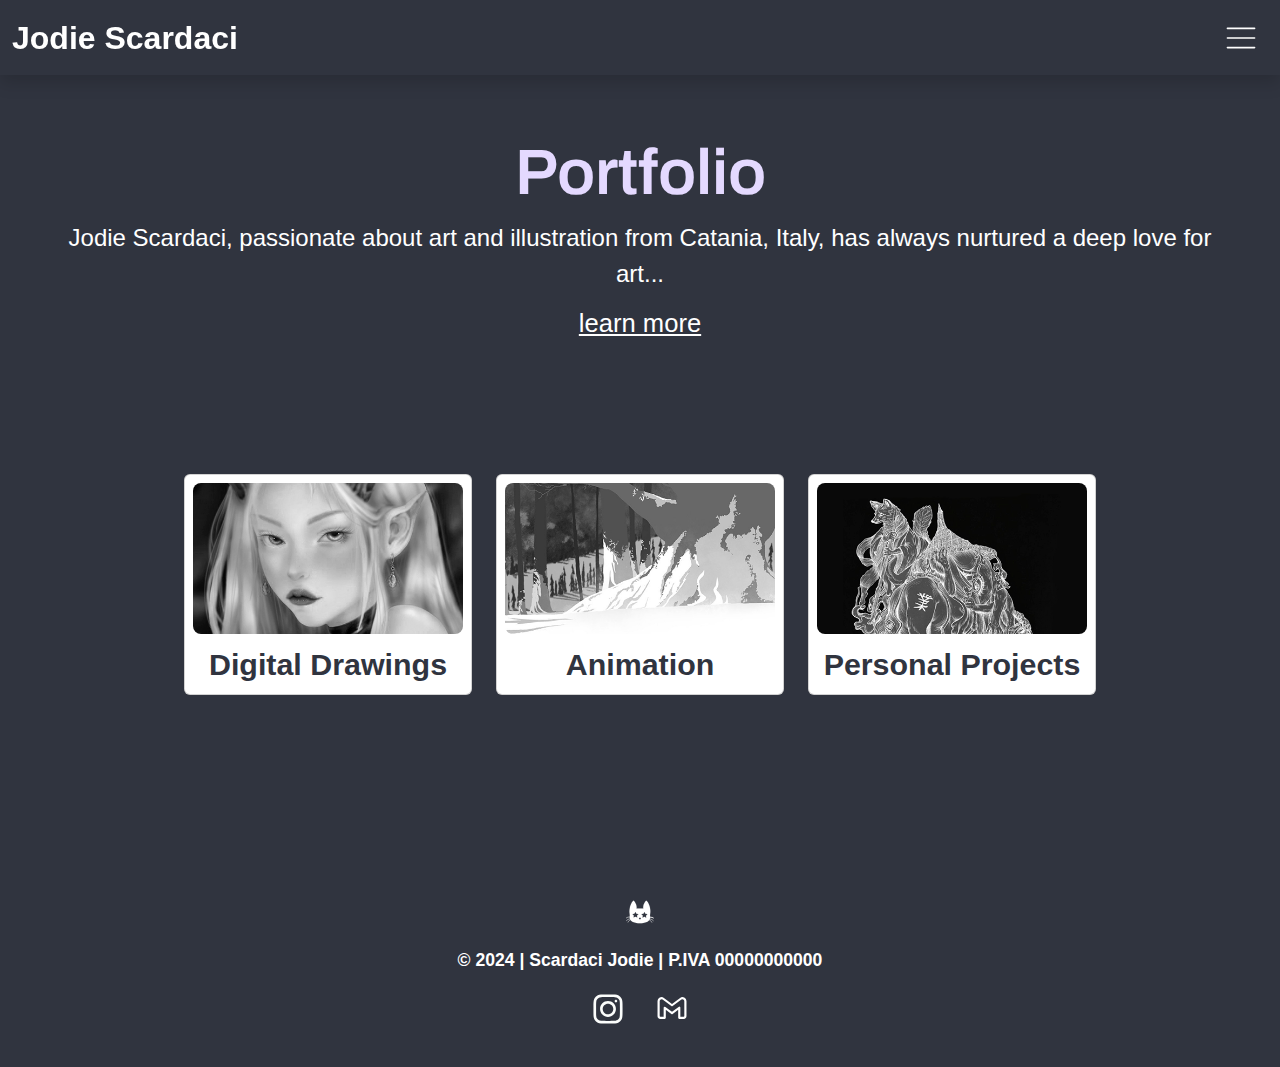
<file: index.html>
<!DOCTYPE html>
<html lang="en">

<head>
    <meta charset="UTF-8">
    <meta name="viewport" content="width=device-width, initial-scale=1.0">
    <link rel="stylesheet" type="text/css" href="style.css" />
    <link href="https://cdn.jsdelivr.net/npm/bootstrap@5.3.3/dist/css/bootstrap.min.css" rel="stylesheet"
        integrity="sha384-QWTKZyjpPEjISv5WaRU9OFeRpok6YctnYmDr5pNlyT2bRjXh0JMhjY6hW+ALEwIH" crossorigin="anonymous">
    <script src="https://cdn.jsdelivr.net/npm/bootstrap@5.3.3/dist/js/bootstrap.bundle.min.js"
        integrity="sha384-YvpcrYf0tY3lHB60NNkmXc5s9fDVZLESaAA55NDzOxhy9GkcIdslK1eN7N6jIeHz"
        crossorigin="anonymous"></script>
    <link rel="preconnect" href="https://fonts.googleapis.com">
    <link rel="preconnect" href="https://fonts.gstatic.com" crossorigin>
    <link href="https://fonts.googleapis.com/css2?family=Archivo:ital,wght@0,100..900;1,100..900&display=swap"
        rel="stylesheet">
    <link rel="icon" type="image/vnd.icon" href="Img/Favicon/logo no-js.svg" />
    <title>Portfolio Scardaci Jodie</title>
</head>

<body>
    <header>
        <nav class="navbar fixed-top shadow">
            <div class="container-fluid">
                <a class="navbar-brand color-general" href="#"><img class="no-logo logojs me-1 ms-3"
                        src="Img/logo-icone/Logo_portfolio JS.svg" alt="logo" /><span class="d-lg-inline font-nome d-none">Jodie
                        Scardaci</span></a>
                <button class="navbar-toggler" type="button" data-bs-toggle="offcanvas"
                    data-bs-target="#offcanvasNavbar" aria-controls="offcanvasNavbar" aria-label="Toggle navigation">
                    <span class="navbar-toggler-icon"></span>
                </button>
                <div class="offcanvas offcanvas-end" tabindex="-1" id="offcanvasNavbar"
                    aria-labelledby="offcanvasNavbarLabel">
                    <div class="offcanvas-header">
                        <button type="button" class="btn-close me-2 mt-1" data-bs-dismiss="offcanvas"
                            aria-label="Close"></button>
                    </div>
                    <div class="offcanvas-body mx-3">
                        <ul class="navbar-nav justify-content-end flex-grow-1">
                            <li class="nav-item">
                                <a class="nav-link color-general text-center font-menu" href="#">Home</a>
                            </li>
                            <li class="nav-item">
                                <a class="nav-link color-general text-center font-menu" href="Aboutme.html">About me</a>
                            </li>
                            <li class="nav-item">
                                <a class="nav-link color-general text-center font-menu" href="DigitalD.html">Digital Drawings</a>
                            </li>
                            <li class="nav-item">
                                <a class="nav-link color-general text-center font-menu" href="Animation.html">Animation</a>
                            </li>
                            <li class="nav-item">
                                <a class="nav-link color-general text-center font-menu" href="PersonalP.html">Personal Projects</a>
                            </li>
                            <li class="nav-item">
                                <a class="nav-link color-general text-center font-menu" href="Contacts.html">Contacts</a>
                            </li>
                        </ul>
                    </div>
                </div>
            </div>
        </nav>
    </header>
    <main>
        <div class="container-fluid color-general margin-top w-100">
            <h1 class="text-center">Portfolio</h1>
            <p class="text-center">Jodie Scardaci, passionate about art and illustration from Catania, Italy, has always
                nurtured a deep love for art...</p>
            <a class="text-center" href="Aboutme.html">
                <h5>learn more</h5>
            </a>
        </div>
        <div class="container-fluid d-flex flex-wrap gap-4 justify-content-center margin-top margin-bot w-100">
            <a href="DigitalD.html">
                <div class="card">
                    <img src="Img/Immagini/section1DD.png" class="card-img-top p-2 rounded-4"
                        alt="Image of digital drawings">
                    <div class="card-body p-1">
                        <h3 class="text-center">Digital Drawings</h3>
                    </div>
                </div>
            </a>
            <a href="Animation.html">
                <div class="card">
                    <img src="Img/Immagini/Section2A.png" class="card-img-top p-2 rounded-4"
                        alt="Image of animation">
                    <div class="card-body p-1">
                        <h3 class="text-center">Animation</h3>
                    </div>
                </div>
            </a>
            <a href="PersonalP.html">
                <div class="card">
                    <img src="Img/Immagini/section3PP.png" class="card-img-top p-2 rounded-4"
                        alt="Image of personal pojects">
                    <div class="card-body p-1">
                        <h3 class="text-center">Personal Projects</h3>
                    </div>
                </div>
            </a>
        </div>
    </main>
    <footer class="bc-general text-center text-white text-cat-obj">
        <div class="container p-4 w-100">
            <div class="mb-2 d-flex justify-content-center">
                <!-- Logo -->
                <a class="btn btn-floating m-1">
                    <img class="card-img-top iconf" src="Img/logo-icone/logo no-js.svg" alt="Logo"></a>
            </div>
            <div class="text-center p-1 w-100">
                <h6>© 2024 | Scardaci Jodie | P.IVA 00000000000</h6>
            </div>
            <section class="mb-2 d-flex justify-content-center">
                <!-- Instagram -->
                <a class="btn btn-floating m-1" href="https://www.instagram.com/hunny_artsy/" role="button">
                    <img class="card-img-top iconf" src="Img/logo-icone/Insta_logo_2023_original.svg"
                        alt="Instagram Logo"></a>

                <!-- Gmail -->
                <a class="btn btn-floating m-1" href="mailto:scardaci.jodie2002@gmail.com" role="button">
                    <img class="card-img-top iconf"
                        src="Img/logo-icone/letter_mail_message_send_email_google_gmail_icon_218853.svg"
                        alt="Gmail Logo"></a>
            </section>
        </div>
    </footer>
</body>

</html>
</file>
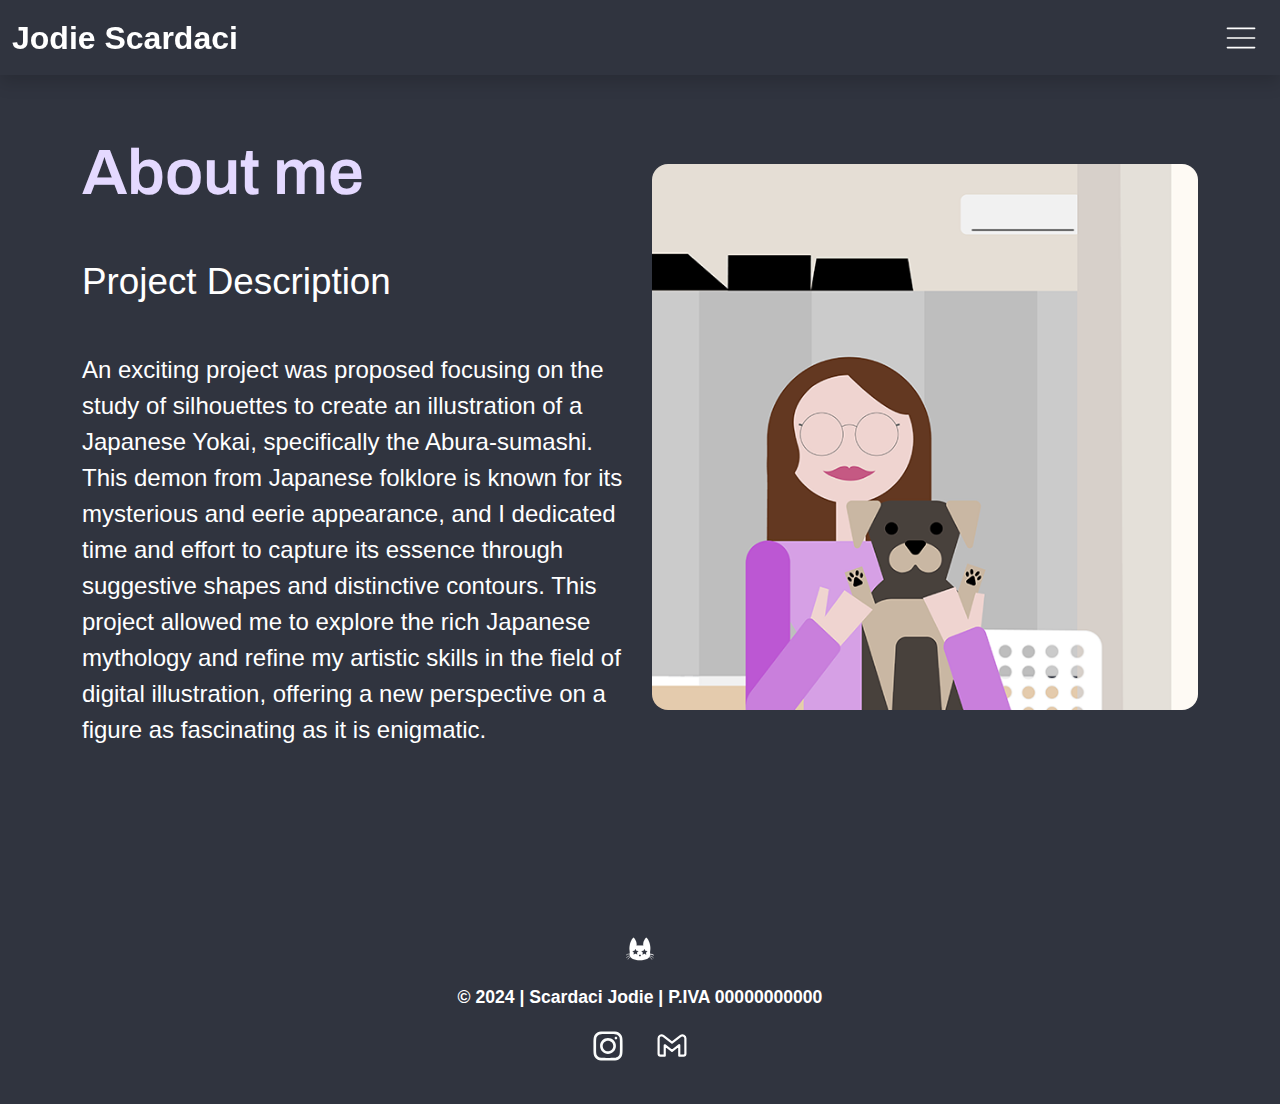
<file: Aboutme.html>
<!DOCTYPE html>
<html lang="en">

<head>
    <meta charset="UTF-8">
    <meta name="viewport" content="width=device-width, initial-scale=1.0">
    <link rel="stylesheet" type="text/css" href="style.css" />
    <link href="https://cdn.jsdelivr.net/npm/bootstrap@5.3.3/dist/css/bootstrap.min.css" rel="stylesheet"
        integrity="sha384-QWTKZyjpPEjISv5WaRU9OFeRpok6YctnYmDr5pNlyT2bRjXh0JMhjY6hW+ALEwIH" crossorigin="anonymous">
    <script src="https://cdn.jsdelivr.net/npm/bootstrap@5.3.3/dist/js/bootstrap.bundle.min.js"
        integrity="sha384-YvpcrYf0tY3lHB60NNkmXc5s9fDVZLESaAA55NDzOxhy9GkcIdslK1eN7N6jIeHz"
        crossorigin="anonymous"></script>
    <link rel="preconnect" href="https://fonts.googleapis.com">
    <link rel="preconnect" href="https://fonts.gstatic.com" crossorigin>
    <link href="https://fonts.googleapis.com/css2?family=Archivo:ital,wght@0,100..900;1,100..900&display=swap"
        rel="stylesheet">
    <link rel="icon" type="image/vnd.icon" href="Img/Favicon/logo no-js.svg" />
    <title>Portfolio Scardaci Jodie</title>
</head>

<body>
    <header>
        <nav class="navbar fixed-top shadow">
            <div class="container-fluid">
                <a class="navbar-brand color-general" href="#"><img class="no-logo logojs me-1 ms-3"
                        src="Img/logo-icone/Logo_portfolio JS.svg" alt="logo" /><span
                        class="d-lg-inline font-nome d-none">Jodie
                        Scardaci</span></a>
                <button class="navbar-toggler" type="button" data-bs-toggle="offcanvas"
                    data-bs-target="#offcanvasNavbar" aria-controls="offcanvasNavbar" aria-label="Toggle navigation">
                    <span class="navbar-toggler-icon"></span>
                </button>
                <div class="offcanvas offcanvas-end" tabindex="-1" id="offcanvasNavbar"
                    aria-labelledby="offcanvasNavbarLabel">
                    <div class="offcanvas-header">
                        <button type="button" class="btn-close me-2 mt-1" data-bs-dismiss="offcanvas"
                            aria-label="Close"></button>
                    </div>
                    <div class="offcanvas-body mx-3">
                        <ul class="navbar-nav justify-content-end flex-grow-1">
                            <li class="nav-item">
                                <a class="nav-link color-general text-center font-menu" href="index.html">Home</a>
                            </li>
                            <li class="nav-item">
                                <a class="nav-link color-general text-center font-menu" href="#">About me</a>
                            </li>
                            <li class="nav-item">
                                <a class="nav-link color-general text-center font-menu" href="DigitalD.html">Digital
                                    Drawings</a>
                            </li>
                            <li class="nav-item">
                                <a class="nav-link color-general text-center font-menu"
                                    href="Animation.html">Animation</a>
                            </li>
                            <li class="nav-item">
                                <a class="nav-link color-general text-center font-menu" href="PersonalP.html">Personal
                                    Projects</a>
                            </li>
                            <li class="nav-item">
                                <a class="nav-link color-general text-center font-menu"
                                    href="Contacts.html">Contacts</a>
                            </li>
                        </ul>
                    </div>
                </div>
            </div>
        </nav>
    </header>
    <main>
        <div class="container d-flex flex-wrap color-general margin-top w-100">
            <div class="row align-items-center">
                <div class="container-fluid col">
                    <h1 class="re-center">About me</h1>
                    <h2 class="re-center">Project Description</h2>
                    <p class="re-center px-0">An exciting project was proposed focusing on the study of silhouettes to
                        create an illustration of a Japanese Yokai, specifically the Abura-sumashi.</br>This demon from
                        Japanese folklore is known for its mysterious and eerie appearance, and I dedicated time and
                        effort to capture its essence through suggestive shapes and distinctive contours. This project
                        allowed me to explore the rich Japanese mythology and refine my artistic skills in the field of
                        digital illustration, offering a new perspective on a figure as fascinating as it is enigmatic.
                    </p>
                </div>
                <div class="container-fluid col no-mms">
                        <figure class="figure">
                            <img src="Img/Immagini/about me.png" class="figure-img img-fluid rounded-4"
                                alt="My minimal selfie">
                 </div>
            </div>
    </main>
    <footer class="bc-general text-center text-white text-cat-obj margin-top">
        <div class="container p-4 w-100">
            <div class="mb-2 d-flex justify-content-center">
                <!-- Logo -->
                <a class="btn btn-floating m-1">
                    <img class="card-img-top iconf" src="Img/logo-icone/logo no-js.svg" alt="Logo"></a>
            </div>
            <div class="text-center p-1 w-100">
                <h6>© 2024 | Scardaci Jodie | P.IVA 00000000000</h6>
            </div>
            <section class="mb-2 d-flex justify-content-center">
                <!-- Instagram -->
                <a class="btn btn-floating m-1" href="https://www.instagram.com/hunny_artsy/" role="button">
                    <img class="card-img-top iconf" src="Img/logo-icone/Insta_logo_2023_original.svg"
                        alt="Instagram Logo"></a>

                <!-- Gmail -->
                <a class="btn btn-floating m-1" href="mailto:scardaci.jodie2002@gmail.com" role="button">
                    <img class="card-img-top iconf"
                        src="Img/logo-icone/letter_mail_message_send_email_google_gmail_icon_218853.svg"
                        alt="Gmail Logo"></a>
            </section>
        </div>
    </footer>
</body>

</html>
</file>
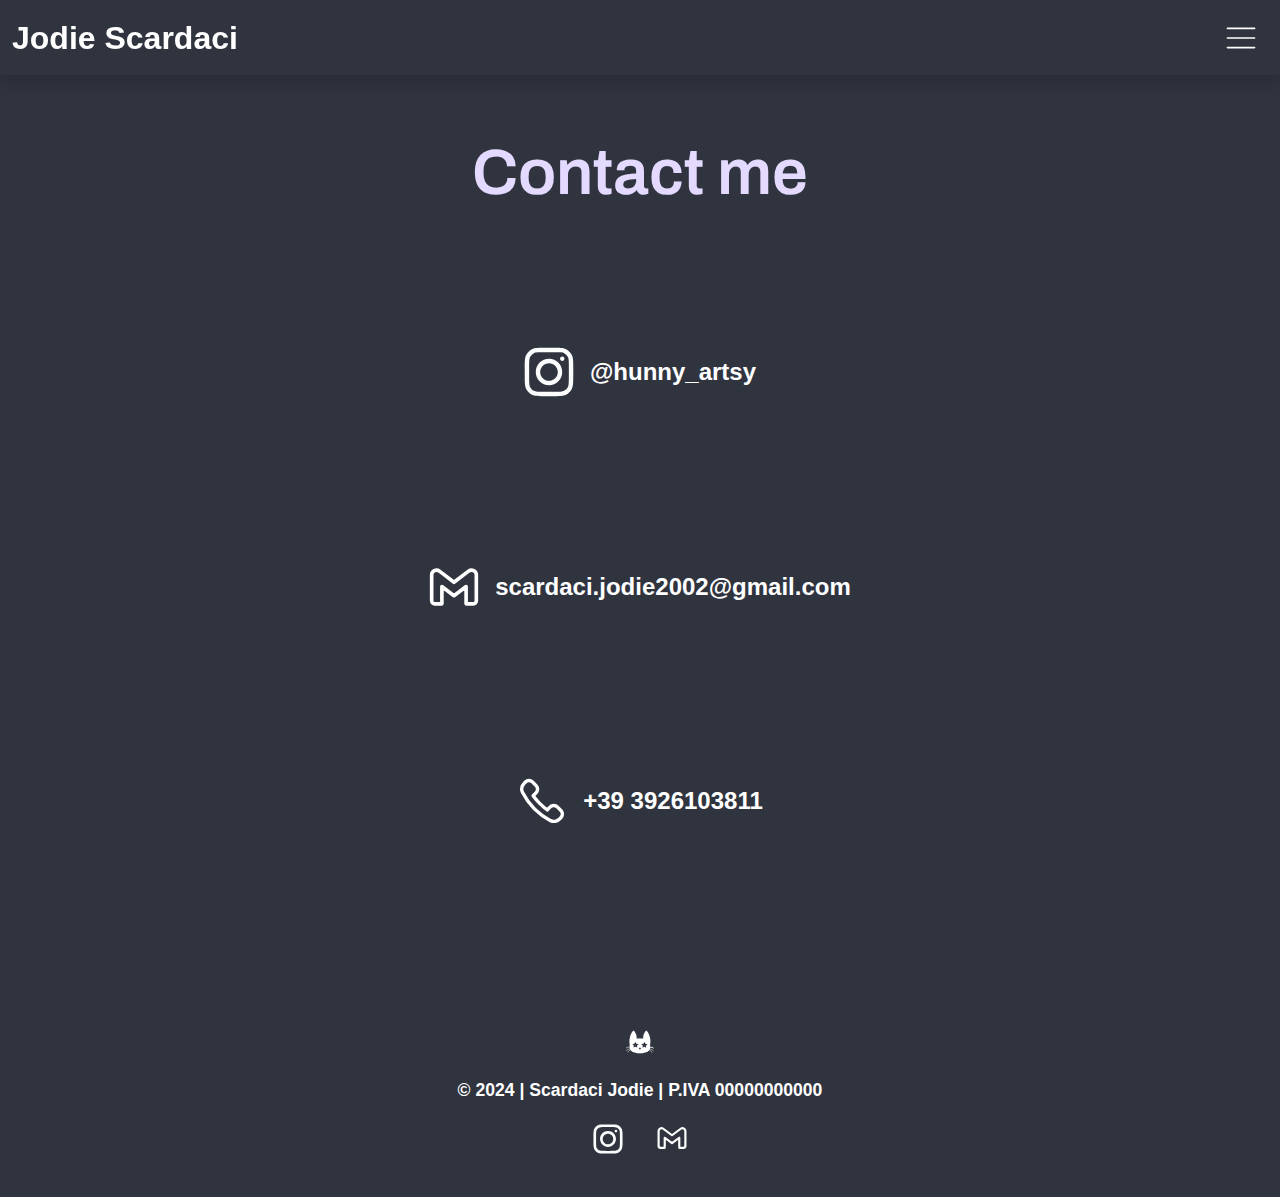
<file: Contacts.html>
<!DOCTYPE html>
<html lang="en">

<head>
    <meta charset="UTF-8">
    <meta name="viewport" content="width=device-width, initial-scale=1.0">
    <link rel="stylesheet" type="text/css" href="style.css" />
    <link href="https://cdn.jsdelivr.net/npm/bootstrap@5.3.3/dist/css/bootstrap.min.css" rel="stylesheet"
        integrity="sha384-QWTKZyjpPEjISv5WaRU9OFeRpok6YctnYmDr5pNlyT2bRjXh0JMhjY6hW+ALEwIH" crossorigin="anonymous">
    <script src="https://cdn.jsdelivr.net/npm/bootstrap@5.3.3/dist/js/bootstrap.bundle.min.js"
        integrity="sha384-YvpcrYf0tY3lHB60NNkmXc5s9fDVZLESaAA55NDzOxhy9GkcIdslK1eN7N6jIeHz"
        crossorigin="anonymous"></script>
    <link rel="preconnect" href="https://fonts.googleapis.com">
    <link rel="preconnect" href="https://fonts.gstatic.com" crossorigin>
    <link href="https://fonts.googleapis.com/css2?family=Archivo:ital,wght@0,100..900;1,100..900&display=swap"
        rel="stylesheet">
    <link rel="icon" type="image/vnd.icon" href="Img/Favicon/logo no-js.svg" />
    <title>Portfolio Scardaci Jodie</title>
</head>

<body>
    <header>
        <nav class="navbar fixed-top shadow">
            <div class="container-fluid">
                <a class="navbar-brand color-general" href="#"><img class="no-logo logojs me-1 ms-3"
                        src="Img/logo-icone/Logo_portfolio JS.svg" alt="logo" /><span class="d-lg-inline font-nome d-none">Jodie
                        Scardaci</span></a>
                <button class="navbar-toggler" type="button" data-bs-toggle="offcanvas"
                    data-bs-target="#offcanvasNavbar" aria-controls="offcanvasNavbar" aria-label="Toggle navigation">
                    <span class="navbar-toggler-icon"></span>
                </button>
                <div class="offcanvas offcanvas-end" tabindex="-1" id="offcanvasNavbar"
                    aria-labelledby="offcanvasNavbarLabel">
                    <div class="offcanvas-header">
                        <button type="button" class="btn-close me-2 mt-1" data-bs-dismiss="offcanvas"
                            aria-label="Close"></button>
                    </div>
                    <div class="offcanvas-body mx-3">
                        <ul class="navbar-nav justify-content-end flex-grow-1">
                            <li class="nav-item">
                                <a class="nav-link color-general text-center font-menu" href="index.html">Home</a>
                            </li>
                            <li class="nav-item">
                                <a class="nav-link color-general text-center font-menu" href="Aboutme.html">About me</a>
                            </li>
                            <li class="nav-item">
                                <a class="nav-link color-general text-center font-menu" href="DigitalD.html">Digital Drawings</a>
                            </li>
                            <li class="nav-item">
                                <a class="nav-link color-general text-center font-menu" href="Animation.html">Animation</a>
                            </li>
                            <li class="nav-item">
                                <a class="nav-link color-general text-center font-menu" href="PersonalP.html">Personal Projects</a>
                            </li>
                            <li class="nav-item">
                                <a class="nav-link color-general text-center font-menu" href="#">Contacts</a>
                            </li>
                        </ul>
                    </div>
                </div>
            </div>
        </nav>
    </header>
    <main>
        <div class="container-fluid color-general margin-top w-100">
            <h1 class="text-center">Contact me</h1>
        </div>
        <a href="https://www.instagram.com/hunny_artsy/" class="text-decoration-none"><div class="container-fluid d-flex flex-nowrap justify-content-center margin-top margin-bot w-100">
            <img class="logojs me-3" src="Img/logo-icone/Insta_logo_2023_original.svg" alt="Instagram Logo" /><span class=" align-self-center contatti color-general">@hunny_artsy</span>
        </div></a>
        <a href="mailto:scardaci.jodie2002@gmail.com" class="text-decoration-none"><div class="container-fluid d-flex flex-nowrap justify-content-center margin-top margin-bot w-100">
            <img class="logojs me-3" src="Img/logo-icone/letter_mail_message_send_email_google_gmail_icon_218853.svg" alt="mail icon" /><span class=" align-self-center contatti color-general">scardaci.jodie2002@gmail.com</span>
        </div></a>
        <a><div class="container-fluid d-flex flex-nowrap justify-content-center margin-top margin-bot w-100">
            <img class="logojs me-3" src="Img/logo-icone/Phone.svg" alt="Phone icon" /><span class=" align-self-center contatti color-general">+39 3926103811</span>
        </div></a>
    </main>
    <footer class="bc-general text-center text-white text-cat-obj">
        <div class="container p-4 w-100">
            <div class="mb-2 d-flex justify-content-center">
                <!-- Logo -->
                <a class="btn btn-floating m-1">
                    <img class="card-img-top iconf" src="Img/logo-icone/logo no-js.svg" alt="Logo"></a>
            </div>
            <div class="text-center p-1 w-100">
                <h6>© 2024 | Scardaci Jodie | P.IVA 00000000000</h6>
            </div>
            <section class="mb-2 d-flex justify-content-center">
                <!-- Instagram -->
                <a class="btn btn-floating m-1" href="https://www.instagram.com/hunny_artsy/" role="button">
                    <img class="card-img-top iconf" src="Img/logo-icone/Insta_logo_2023_original.svg"
                        alt="Instagram Logo"></a>

                <!-- Gmail -->
                <a class="btn btn-floating m-1" href="mailto:scardaci.jodie2002@gmail.com" role="button">
                    <img class="card-img-top iconf"
                        src="Img/logo-icone/letter_mail_message_send_email_google_gmail_icon_218853.svg"
                        alt="Gmail Logo"></a>
            </section>
        </div>
    </footer>
</body>

</html>
</file>
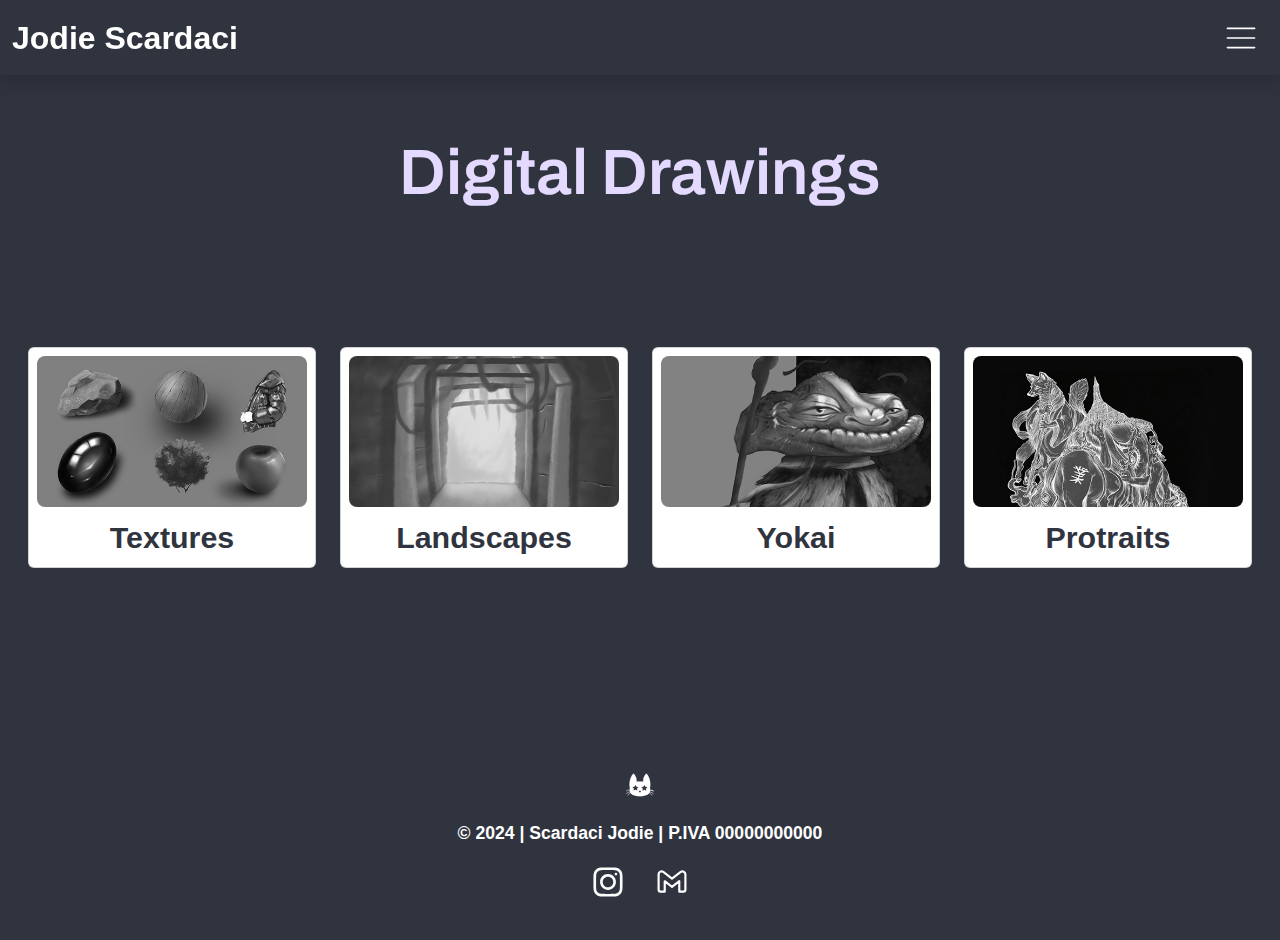
<file: DigitalD.html>
<!DOCTYPE html>
<html lang="en">

<head>
    <meta charset="UTF-8">
    <meta name="viewport" content="width=device-width, initial-scale=1.0">
    <link rel="stylesheet" type="text/css" href="style.css" />
    <link href="https://cdn.jsdelivr.net/npm/bootstrap@5.3.3/dist/css/bootstrap.min.css" rel="stylesheet"
        integrity="sha384-QWTKZyjpPEjISv5WaRU9OFeRpok6YctnYmDr5pNlyT2bRjXh0JMhjY6hW+ALEwIH" crossorigin="anonymous">
    <script src="https://cdn.jsdelivr.net/npm/bootstrap@5.3.3/dist/js/bootstrap.bundle.min.js"
        integrity="sha384-YvpcrYf0tY3lHB60NNkmXc5s9fDVZLESaAA55NDzOxhy9GkcIdslK1eN7N6jIeHz"
        crossorigin="anonymous"></script>
    <link rel="preconnect" href="https://fonts.googleapis.com">
    <link rel="preconnect" href="https://fonts.gstatic.com" crossorigin>
    <link href="https://fonts.googleapis.com/css2?family=Archivo:ital,wght@0,100..900;1,100..900&display=swap"
        rel="stylesheet">
    <link rel="icon" type="image/vnd.icon" href="Img/Favicon/logo no-js.svg" />
    <title>Portfolio Scardaci Jodie</title>
</head>

<body>
    <header>
        <nav class="navbar fixed-top shadow">
            <div class="container-fluid">
                <a class="navbar-brand color-general" href="#"><img class="no-logo logojs me-1 ms-3"
                        src="Img/logo-icone/Logo_portfolio JS.svg" alt="logo" /><span class="d-lg-inline font-nome d-none">Jodie
                        Scardaci</span></a>
                <button class="navbar-toggler" type="button" data-bs-toggle="offcanvas"
                    data-bs-target="#offcanvasNavbar" aria-controls="offcanvasNavbar" aria-label="Toggle navigation">
                    <span class="navbar-toggler-icon"></span>
                </button>
                <div class="offcanvas offcanvas-end" tabindex="-1" id="offcanvasNavbar"
                    aria-labelledby="offcanvasNavbarLabel">
                    <div class="offcanvas-header">
                        <button type="button" class="btn-close me-2 mt-1" data-bs-dismiss="offcanvas"
                            aria-label="Close"></button>
                    </div>
                    <div class="offcanvas-body mx-3">
                        <ul class="navbar-nav justify-content-end flex-grow-1">
                            <li class="nav-item">
                                <a class="nav-link color-general text-center font-menu" href="index.html">Home</a>
                            </li>
                            <li class="nav-item">
                                <a class="nav-link color-general text-center font-menu" href="Aboutme.html">About me</a>
                            </li>
                            <li class="nav-item">
                                <a class="nav-link color-general text-center font-menu" href="#">Digital Drawings</a>
                            </li>
                            <li class="nav-item">
                                <a class="nav-link color-general text-center font-menu" href="Animation.html">Animation</a>
                            </li>
                            <li class="nav-item">
                                <a class="nav-link color-general text-center font-menu" href="PersonalP.html">Personal Projects</a>
                            </li>
                            <li class="nav-item">
                                <a class="nav-link color-general text-center font-menu" href="Contacts.html">Contacts</a>
                            </li>
                        </ul>
                    </div>
                </div>
            </div>
        </nav>
    </header>
    <main>
        <div class="container-fluid color-general margin-top w-100">
            <h1 class="text-center">Digital Drawings</h1>
        </div>
        <div class="container-fluid d-flex flex-wrap gap-4 justify-content-center margin-top margin-bot w-100">
            <a href="Texturepage.html">
                <div class="card">
                    <img src="Img/Immagini/card texture.png" class="card-img-top p-2 rounded-4"
                        alt="Image of digital drawings">
                    <div class="card-body p-1">
                        <h3 class="text-center">Textures</h3>
                    </div>
                </div>
            </a>
            <a href="Landscapespage.html">
                <div class="card">
                    <img src="Img/Immagini/card landscape.png" class="card-img-top p-2 rounded-4"
                        alt="Image of animation">
                    <div class="card-body p-1">
                        <h3 class="text-center">Landscapes</h3>
                    </div>
                </div>
            </a>
            <a href="Yokaypage.html">
                <div class="card">
                    <img src="Img/Immagini/card yokai.png" class="card-img-top p-2 rounded-4"
                        alt="Image of animation">
                    <div class="card-body p-1">
                        <h3 class="text-center">Yokai</h3>
                    </div>
                </div>
            </a>
            <a href="Protraitspage.html">
                <div class="card">
                    <img src="Img/Immagini/section3PP.png" class="card-img-top p-2 rounded-4"
                        alt="Image of personal pojects">
                    <div class="card-body p-1">
                        <h3 class="text-center">Protraits</h3>
                    </div>
                </div>
            </a>
        </div>
    </main>
    <footer class="bc-general text-center text-white text-cat-obj margin-top">
        <div class="container p-4 w-100">
            <div class="mb-2 d-flex justify-content-center">
                <!-- Logo -->
                <a class="btn btn-floating m-1">
                    <img class="card-img-top iconf" src="Img/logo-icone/logo no-js.svg" alt="Logo"></a>
            </div>
            <div class="text-center p-1 w-100">
                <h6>© 2024 | Scardaci Jodie | P.IVA 00000000000</h6>
            </div>
            <section class="mb-2 d-flex justify-content-center">
                <!-- Instagram -->
                <a class="btn btn-floating m-1" href="https://www.instagram.com/hunny_artsy/" role="button">
                    <img class="card-img-top iconf" src="Img/logo-icone/Insta_logo_2023_original.svg"
                        alt="Instagram Logo"></a>

                <!-- Gmail -->
                <a class="btn btn-floating m-1" href="mailto:scardaci.jodie2002@gmail.com" role="button">
                    <img class="card-img-top iconf"
                        src="Img/logo-icone/letter_mail_message_send_email_google_gmail_icon_218853.svg"
                        alt="Gmail Logo"></a>
            </section>
        </div>
    </footer>
</body>

</html>
</file>
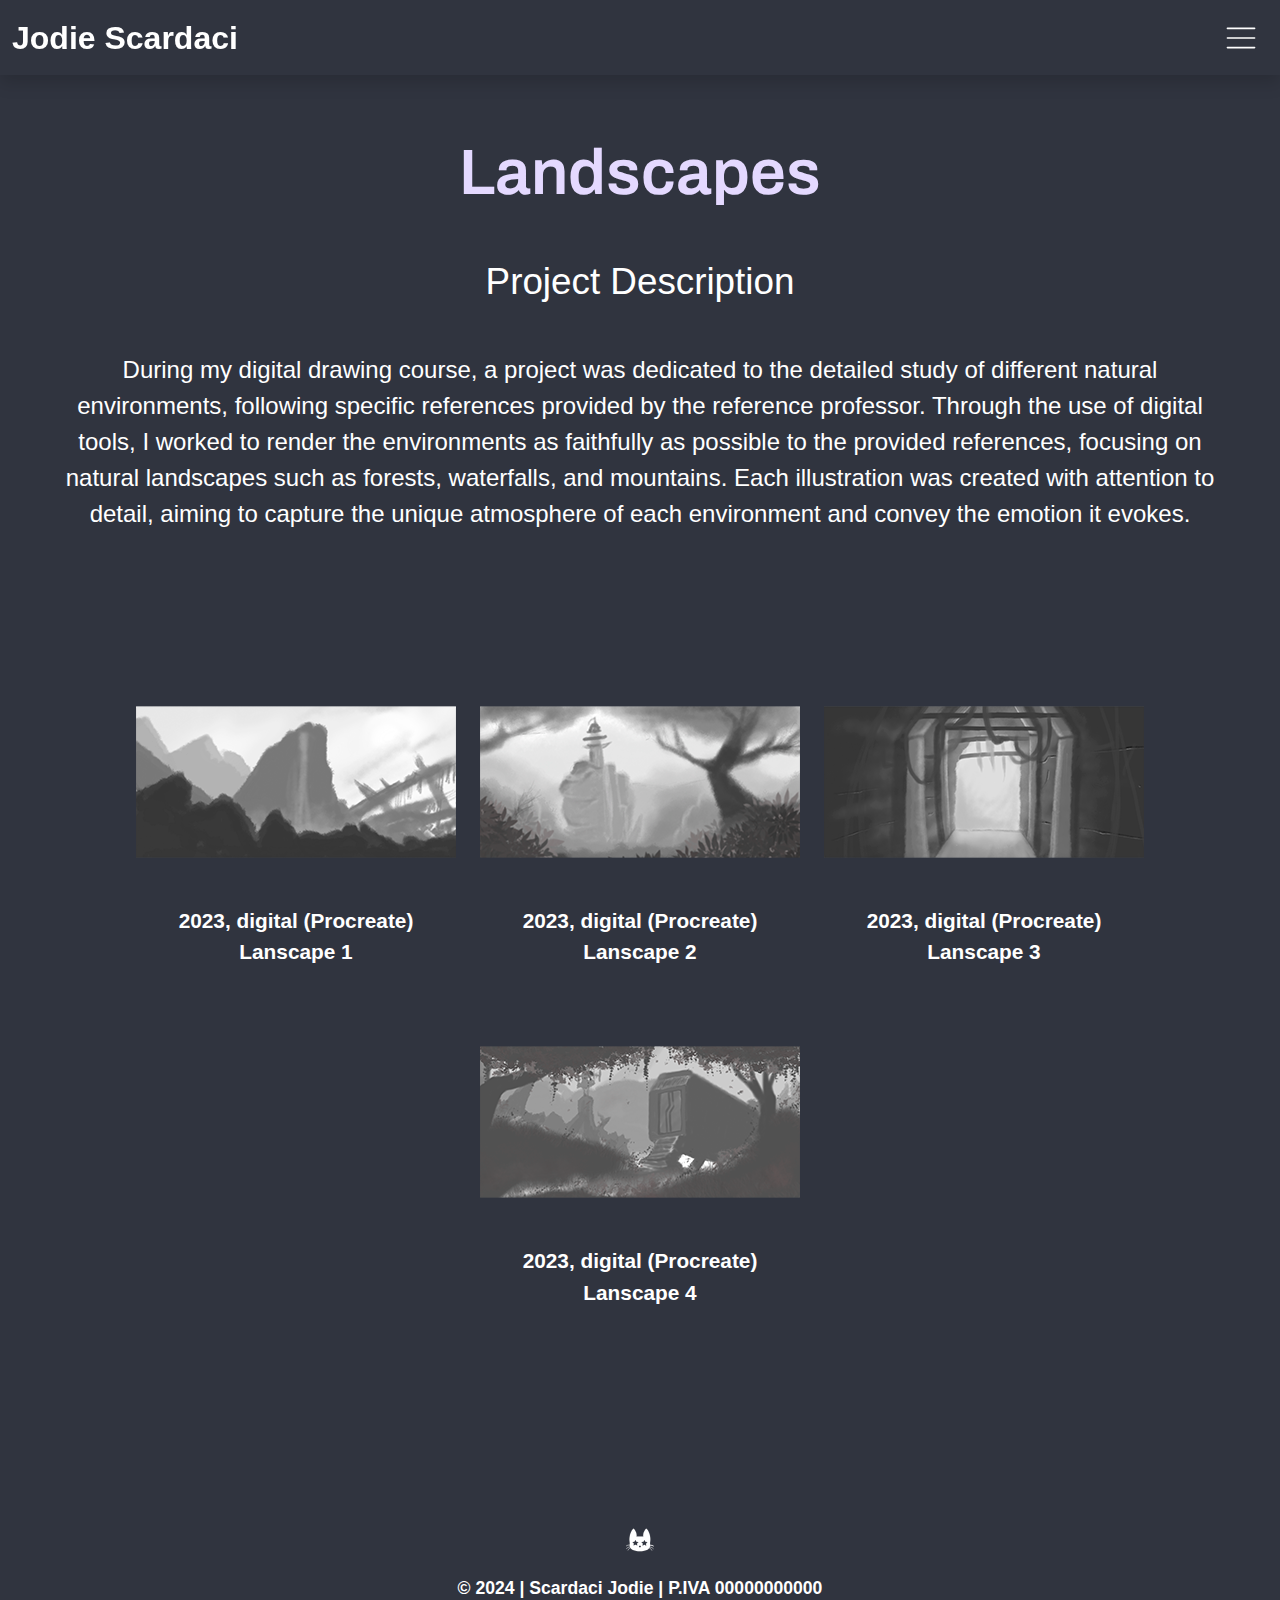
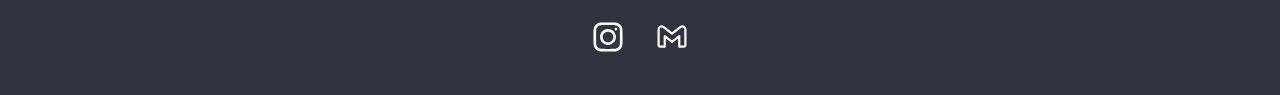
<file: Landscapespage.html>
<!DOCTYPE html>
<html lang="en">

<head>
    <meta charset="UTF-8">
    <meta name="viewport" content="width=device-width, initial-scale=1.0">
    <link rel="stylesheet" type="text/css" href="style.css" />
    <link href="https://cdn.jsdelivr.net/npm/bootstrap@5.3.3/dist/css/bootstrap.min.css" rel="stylesheet"
        integrity="sha384-QWTKZyjpPEjISv5WaRU9OFeRpok6YctnYmDr5pNlyT2bRjXh0JMhjY6hW+ALEwIH" crossorigin="anonymous">
    <script src="https://cdn.jsdelivr.net/npm/bootstrap@5.3.3/dist/js/bootstrap.bundle.min.js"
        integrity="sha384-YvpcrYf0tY3lHB60NNkmXc5s9fDVZLESaAA55NDzOxhy9GkcIdslK1eN7N6jIeHz"
        crossorigin="anonymous"></script>
    <link rel="preconnect" href="https://fonts.googleapis.com">
    <link rel="preconnect" href="https://fonts.gstatic.com" crossorigin>
    <link href="https://fonts.googleapis.com/css2?family=Archivo:ital,wght@0,100..900;1,100..900&display=swap"
        rel="stylesheet">
    <link rel="icon" type="image/vnd.icon" href="Img/Favicon/logo no-js.svg" />
    <title>Portfolio Scardaci Jodie</title>
</head>

<body>
    <header>
        <nav class="navbar fixed-top shadow">
            <div class="container-fluid">
                <a class="navbar-brand color-general" href="#"><img class="no-logo logojs me-1 ms-3"
                        src="Img/logo-icone/Logo_portfolio JS.svg" alt="logo" /><span class="d-lg-inline font-nome d-none">Jodie
                        Scardaci</span></a>
                <button class="navbar-toggler" type="button" data-bs-toggle="offcanvas"
                    data-bs-target="#offcanvasNavbar" aria-controls="offcanvasNavbar" aria-label="Toggle navigation">
                    <span class="navbar-toggler-icon"></span>
                </button>
                <div class="offcanvas offcanvas-end" tabindex="-1" id="offcanvasNavbar"
                    aria-labelledby="offcanvasNavbarLabel">
                    <div class="offcanvas-header">
                        <button type="button" class="btn-close me-2 mt-1" data-bs-dismiss="offcanvas"
                            aria-label="Close"></button>
                    </div>
                    <div class="offcanvas-body mx-3">
                        <ul class="navbar-nav justify-content-end flex-grow-1">
                            <li class="nav-item">
                                <a class="nav-link color-general text-center font-menu" href="index.html">Home</a>
                            </li>
                            <li class="nav-item">
                                <a class="nav-link color-general text-center font-menu" href="Aboutme.html">About me</a>
                            </li>
                            <li class="nav-item">
                                <a class="nav-link color-general text-center font-menu" href="DigitalD.html">Digital Drawings</a>
                            </li>
                            <li class="nav-item">
                                <a class="nav-link color-general text-center font-menu" href="Animation.html">Animation</a>
                            </li>
                            <li class="nav-item">
                                <a class="nav-link color-general text-center font-menu" href="PersonalP.html">Personal Projects</a>
                            </li>
                            <li class="nav-item">
                                <a class="nav-link color-general text-center font-menu" href="Contacts.html">Contacts</a>
                            </li>
                        </ul>
                    </div>
                </div>
            </div>
        </nav>
    </header>
    <main>
        <div class="container-fluid color-general margin-top w-100">
            <h1 class="text-center">Landscapes</h1>
            <h2 class="text-center">Project Description</h2>
            <p class="text-center">During my digital drawing course, a project was dedicated to the detailed study of different natural environments, following specific references provided by the reference professor. Through the use of digital tools, I worked to render the environments as faithfully as possible to the provided references, focusing on natural landscapes such as forests, waterfalls, and mountains. Each illustration was created with attention to detail, aiming to capture the unique atmosphere of each environment and convey the emotion it evokes.</p>
        </div>
        <div class="container-fluid d-flex flex-wrap gap-4 justify-content-center margin-top margin-bot w-100">
            <figure class="figure">
                <img src="Img/Immagini/LS1.png" class="figure-img img-fluid" alt="Board 1">
                <figcaption class="figure-caption text-center color-general caption">2023, digital (Procreate)</br>Lanscape 1</figcaption>
            </figure>
            <figure class="figure">
                <img src="Img/Immagini/LS2.png" class="figure-img img-fluid" alt="Board 2">
                <figcaption class="figure-caption text-center color-general caption">2023, digital (Procreate)</br>Lanscape 2</figcaption>
            </figure>
            <figure class="figure">
                <img src="Img/Immagini/LS3.png" class="figure-img img-fluid" alt="Board 3">
                <figcaption class="figure-caption text-center color-general caption">2023, digital (Procreate)</br>Lanscape 3</figcaption>
            </figure>
            <figure class="figure">
                <img src="Img/Immagini/LS4.png" class="figure-img img-fluid" alt="Board 4">
                <figcaption class="figure-caption text-center color-general caption">2023, digital (Procreate)</br>Lanscape 4</figcaption>
            </figure>
        </div>
    </main>
    <footer class="bc-general text-center text-white text-cat-obj">
        <div class="container p-4 w-100">
            <div class="mb-2 d-flex justify-content-center">
                <!-- Logo -->
                <a class="btn btn-floating m-1">
                    <img class="card-img-top iconf" src="Img/logo-icone/logo no-js.svg" alt="Logo"></a>
            </div>
            <div class="text-center p-1 w-100">
                <h6>© 2024 | Scardaci Jodie | P.IVA 00000000000</h6>
            </div>
            <section class="mb-2 d-flex justify-content-center">
                <!-- Instagram -->
                <a class="btn btn-floating m-1" href="https://www.instagram.com/hunny_artsy/" role="button">
                    <img class="card-img-top iconf" src="Img/logo-icone/Insta_logo_2023_original.svg"
                        alt="Instagram Logo"></a>

                <!-- Gmail -->
                <a class="btn btn-floating m-1" href="mailto:scardaci.jodie2002@gmail.com" role="button">
                    <img class="card-img-top iconf"
                        src="Img/logo-icone/letter_mail_message_send_email_google_gmail_icon_218853.svg"
                        alt="Gmail Logo"></a>
            </section>
        </div>
    </footer>
</body>

</html>
</file>
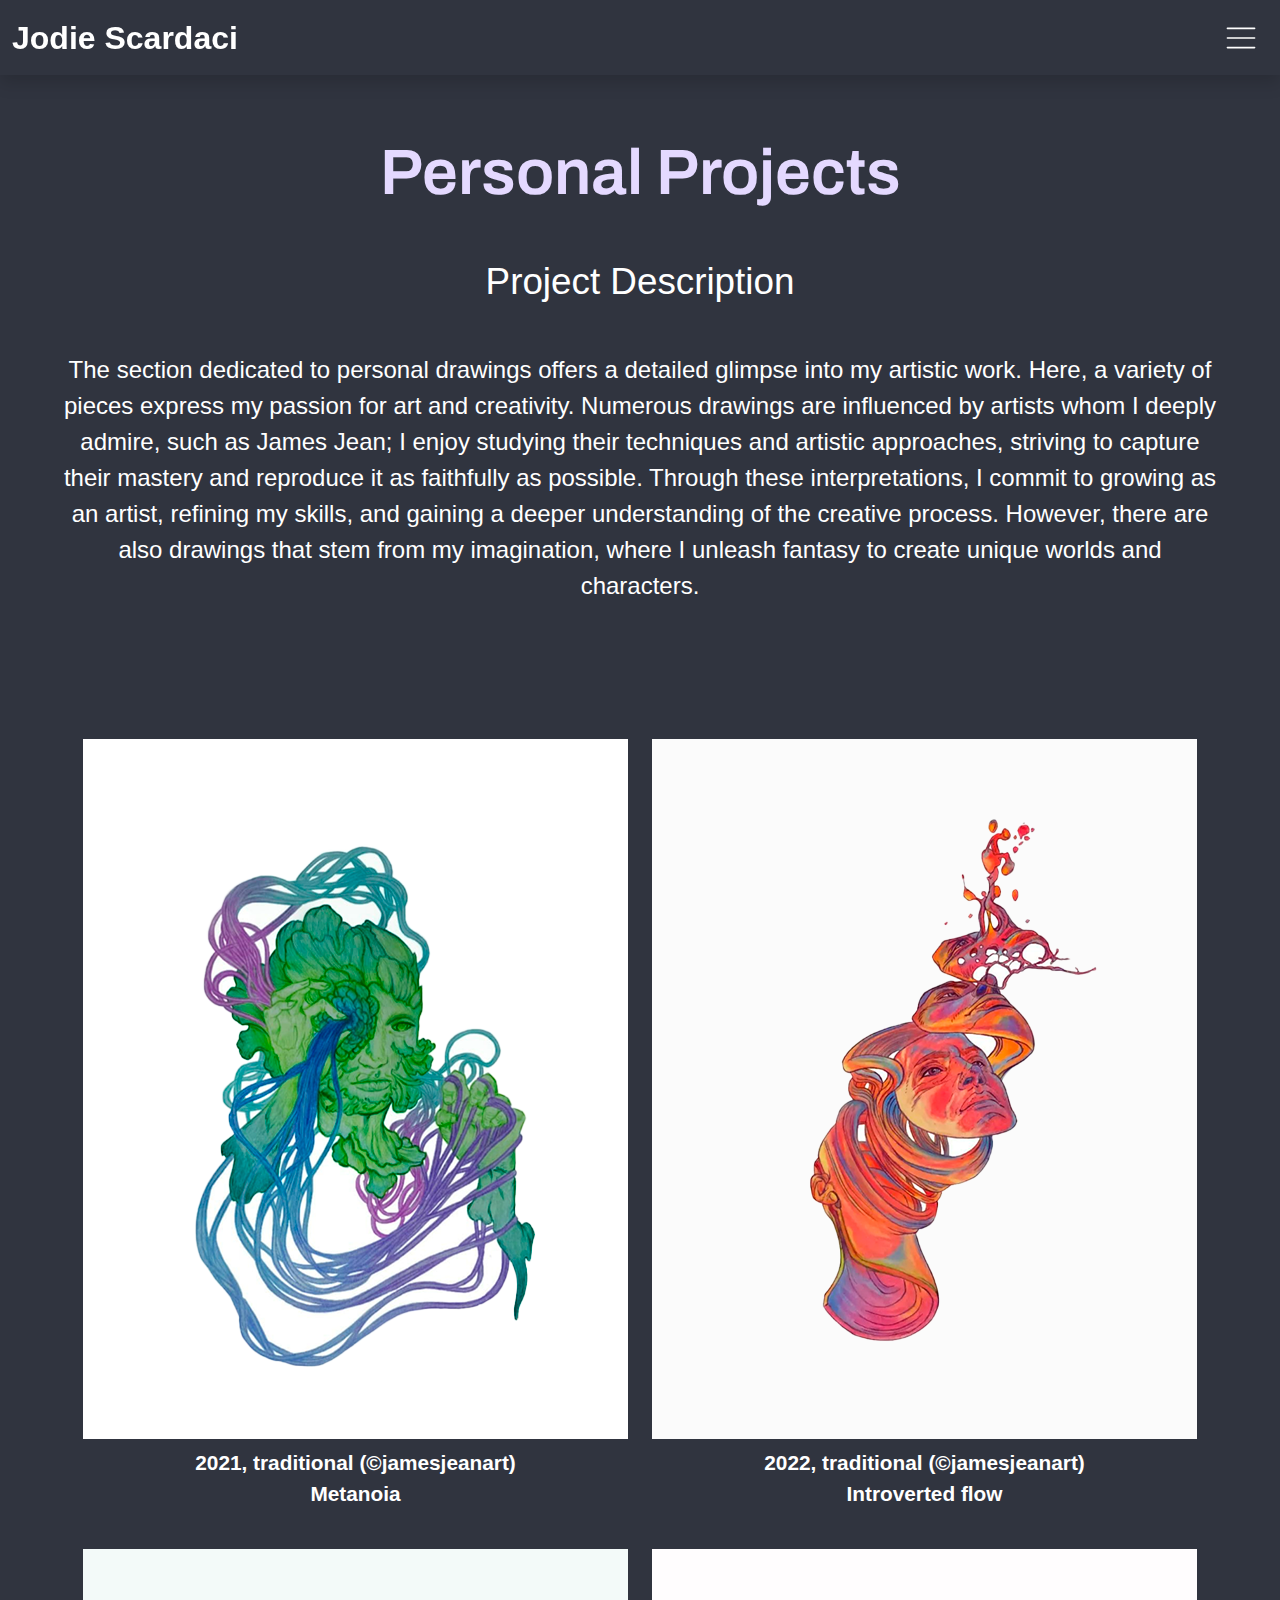
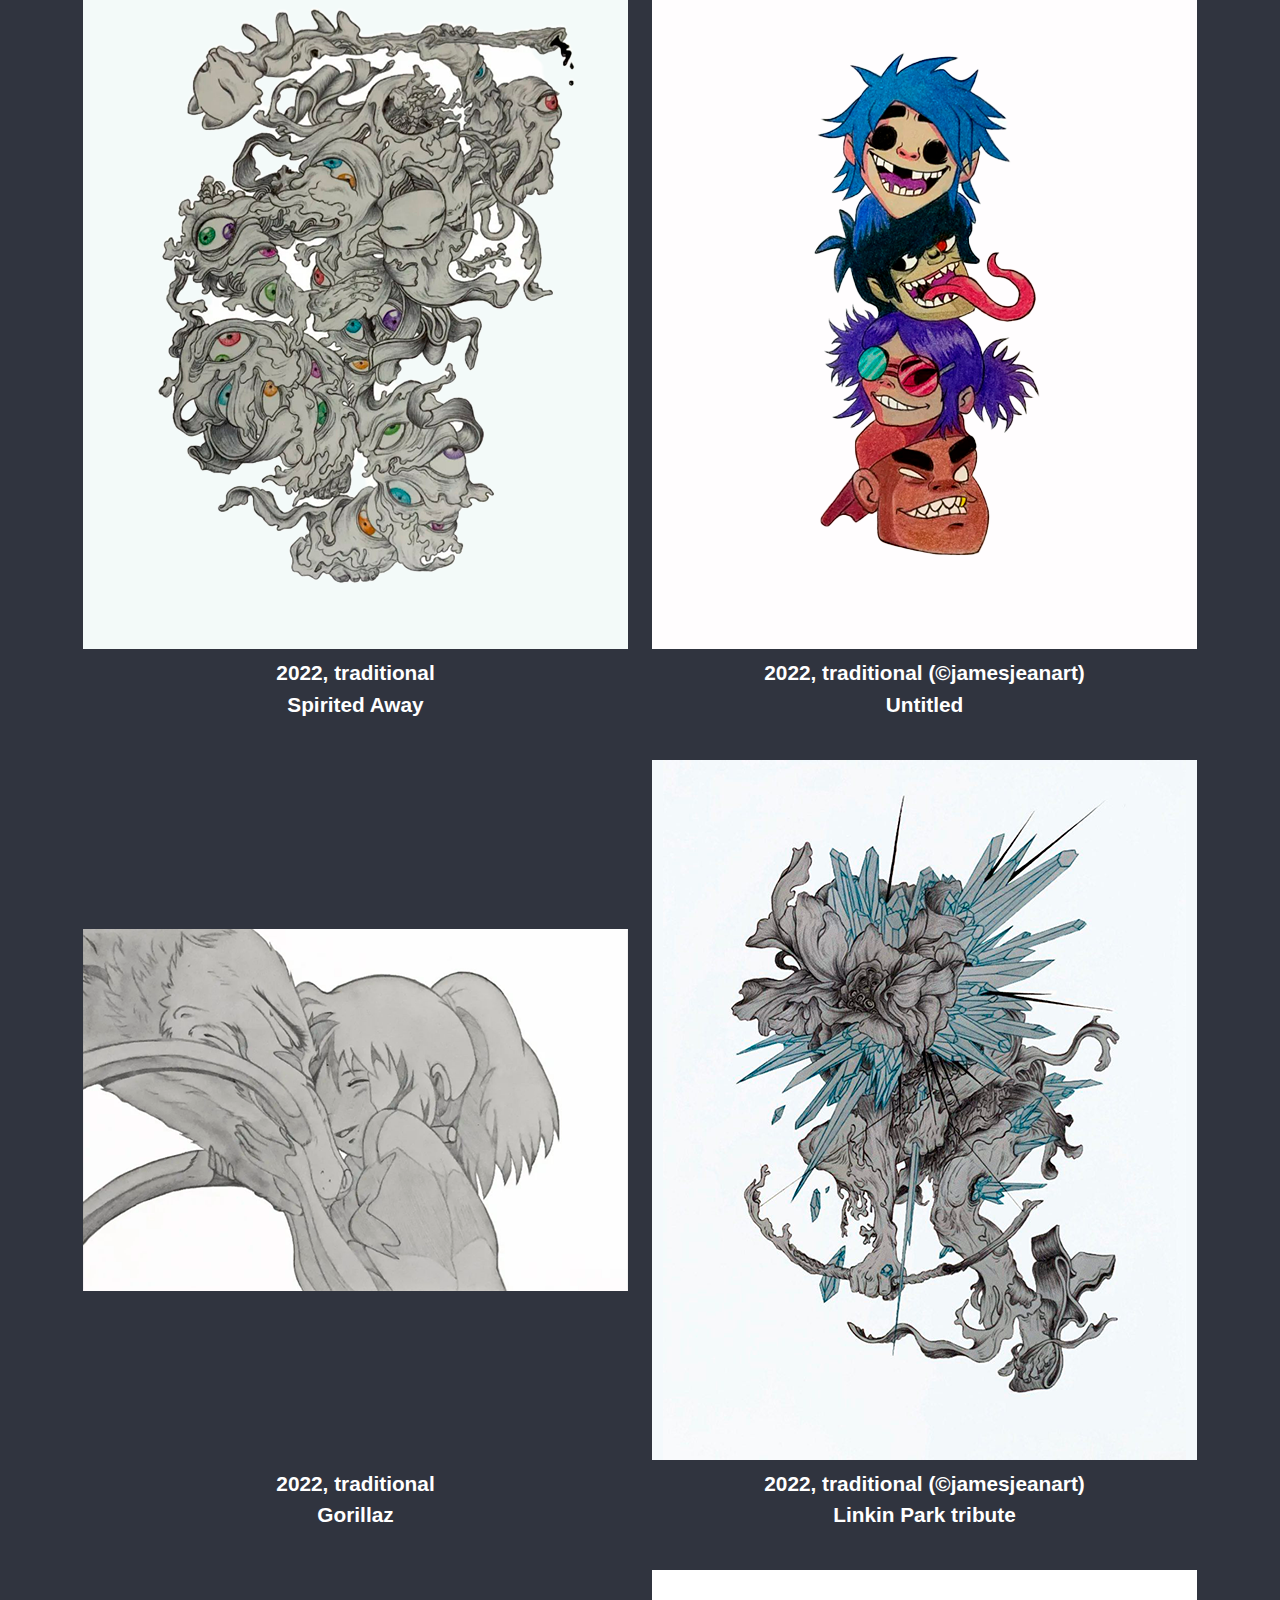
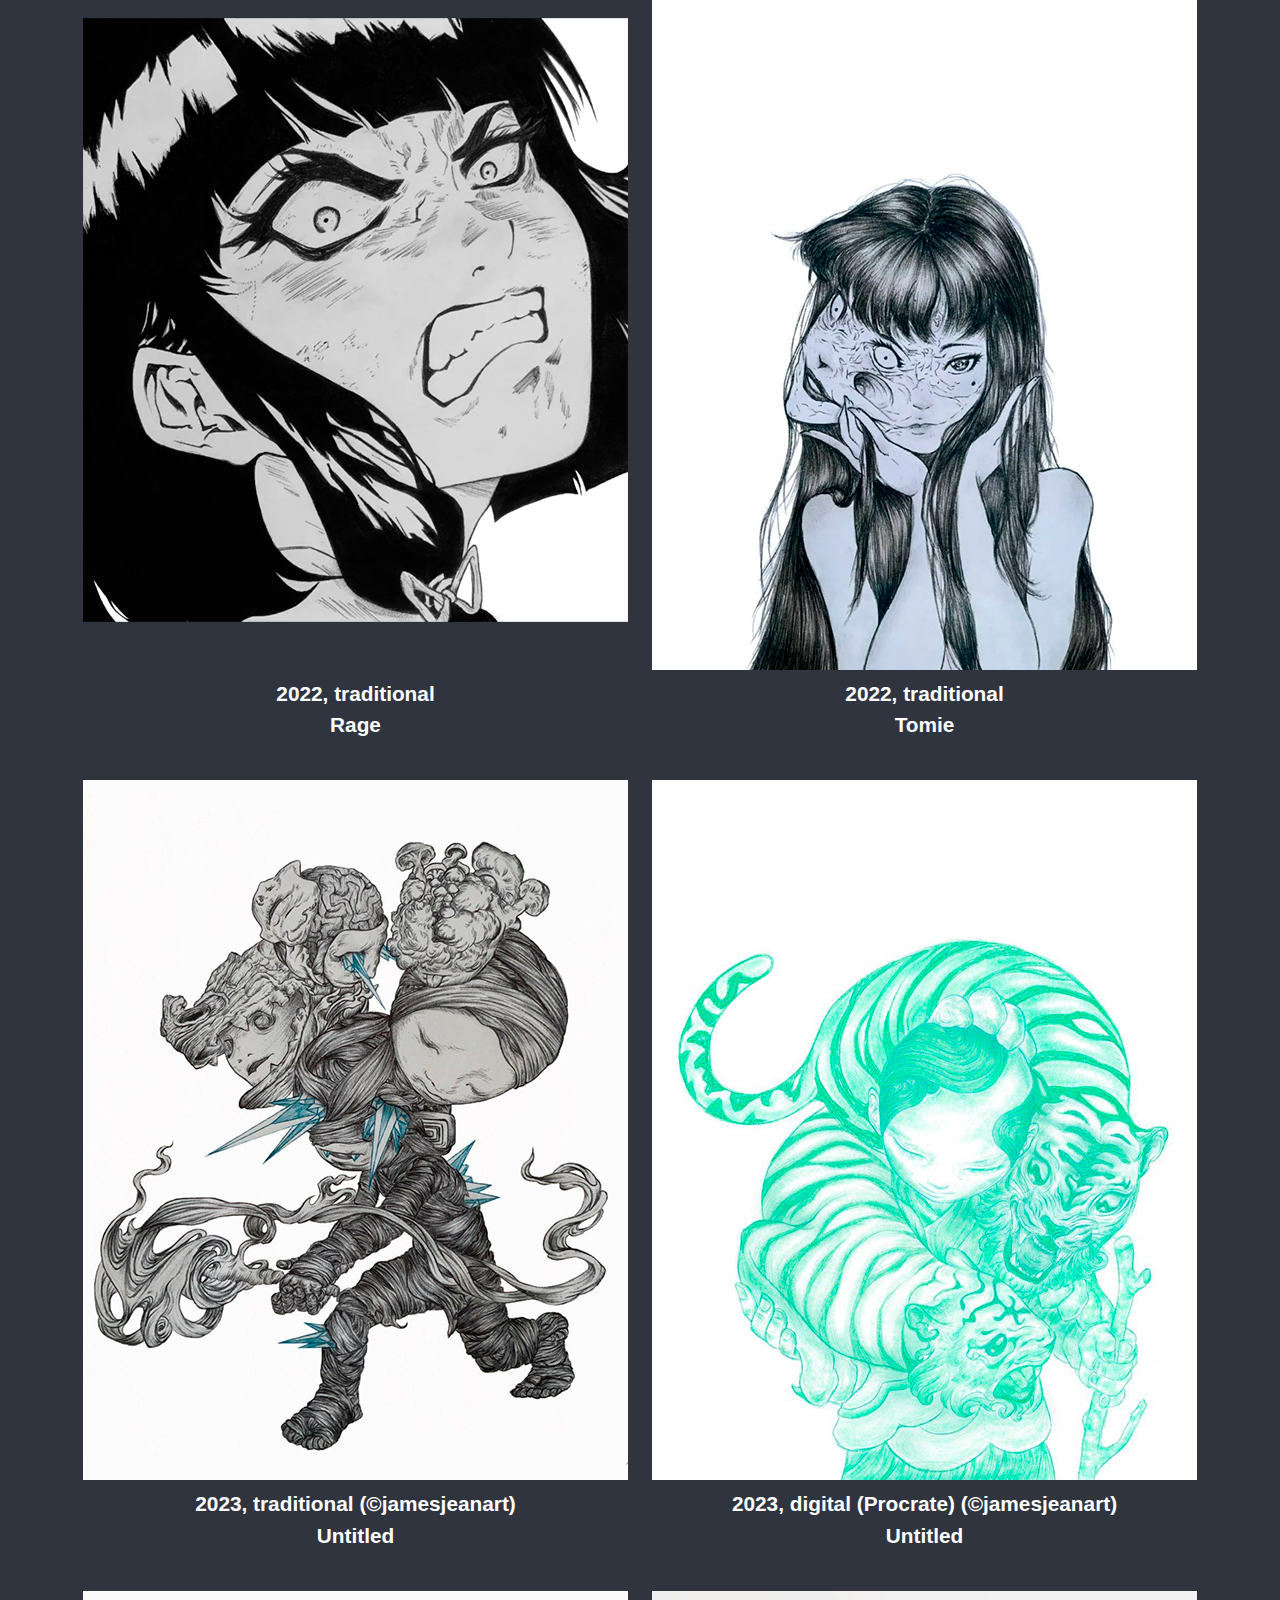
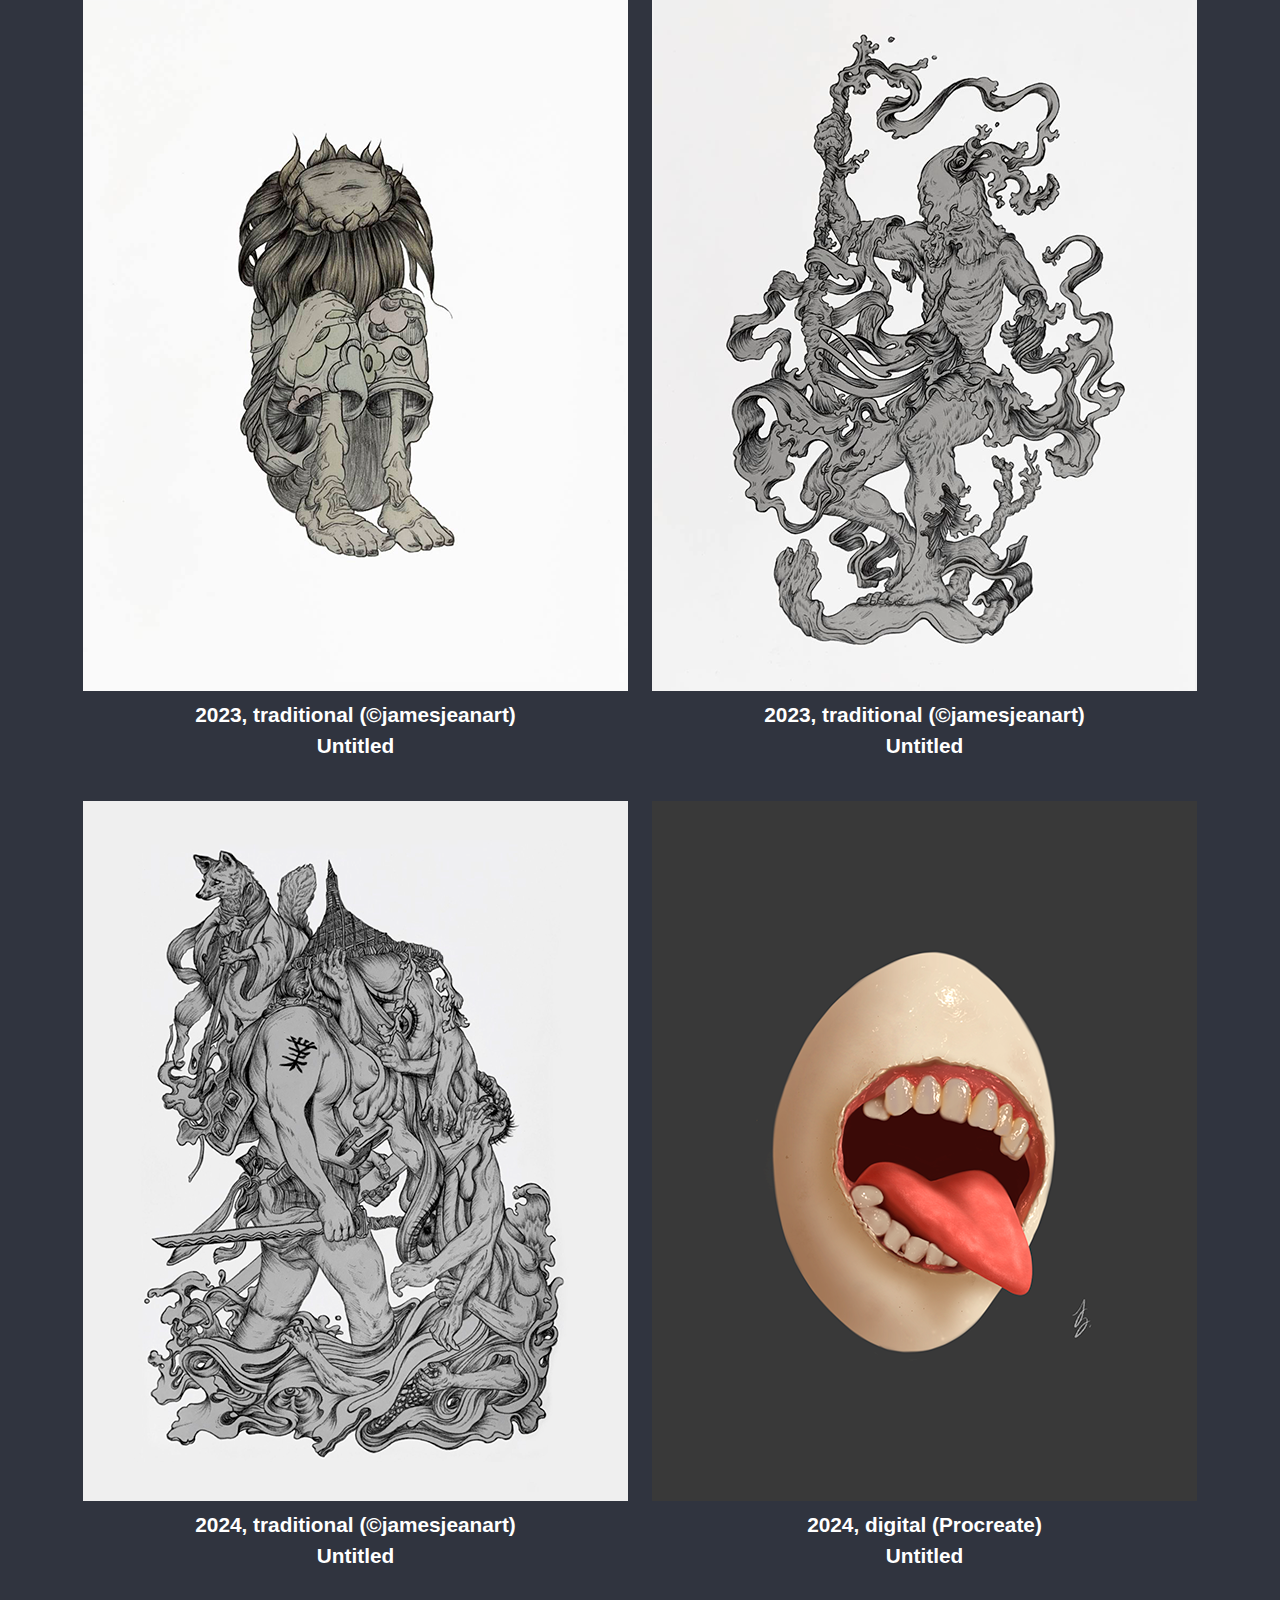
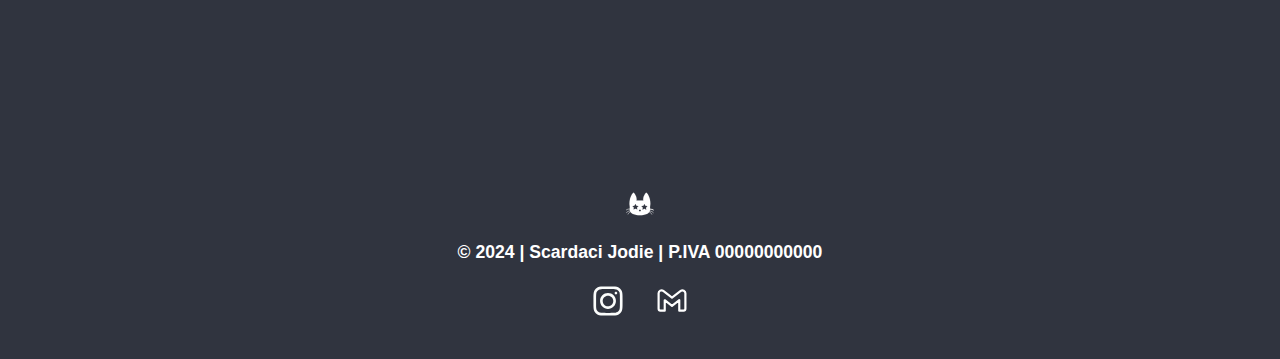
<file: PersonalP.html>
<!DOCTYPE html>
<html lang="en">

<head>
    <meta charset="UTF-8">
    <meta name="viewport" content="width=device-width, initial-scale=1.0">
    <link rel="stylesheet" type="text/css" href="style.css" />
    <link href="https://cdn.jsdelivr.net/npm/bootstrap@5.3.3/dist/css/bootstrap.min.css" rel="stylesheet"
        integrity="sha384-QWTKZyjpPEjISv5WaRU9OFeRpok6YctnYmDr5pNlyT2bRjXh0JMhjY6hW+ALEwIH" crossorigin="anonymous">
    <script src="https://cdn.jsdelivr.net/npm/bootstrap@5.3.3/dist/js/bootstrap.bundle.min.js"
        integrity="sha384-YvpcrYf0tY3lHB60NNkmXc5s9fDVZLESaAA55NDzOxhy9GkcIdslK1eN7N6jIeHz"
        crossorigin="anonymous"></script>
    <link rel="preconnect" href="https://fonts.googleapis.com">
    <link rel="preconnect" href="https://fonts.gstatic.com" crossorigin>
    <link href="https://fonts.googleapis.com/css2?family=Archivo:ital,wght@0,100..900;1,100..900&display=swap"
        rel="stylesheet">
    <link rel="icon" type="image/vnd.icon" href="Img/Favicon/logo no-js.svg" />
    <title>Portfolio Scardaci Jodie</title>
</head>

<body>
    <header>
        <nav class="navbar fixed-top shadow">
            <div class="container-fluid">
                <a class="navbar-brand color-general" href="#"><img class="no-logo logojs me-1 ms-3"
                        src="Img/logo-icone/Logo_portfolio JS.svg" alt="logo" /><span class="d-lg-inline font-nome d-none">Jodie
                        Scardaci</span></a>
                <button class="navbar-toggler" type="button" data-bs-toggle="offcanvas"
                    data-bs-target="#offcanvasNavbar" aria-controls="offcanvasNavbar" aria-label="Toggle navigation">
                    <span class="navbar-toggler-icon"></span>
                </button>
                <div class="offcanvas offcanvas-end" tabindex="-1" id="offcanvasNavbar"
                    aria-labelledby="offcanvasNavbarLabel">
                    <div class="offcanvas-header">
                        <button type="button" class="btn-close me-2 mt-1" data-bs-dismiss="offcanvas"
                            aria-label="Close"></button>
                    </div>
                    <div class="offcanvas-body mx-3">
                        <ul class="navbar-nav justify-content-end flex-grow-1">
                            <li class="nav-item">
                                <a class="nav-link color-general text-center font-menu" href="index.html">Home</a>
                            </li>
                            <li class="nav-item">
                                <a class="nav-link color-general text-center font-menu" href="Aboutme.html">About me</a>
                            </li>
                            <li class="nav-item">
                                <a class="nav-link color-general text-center font-menu" href="DigitalD.html">Digital Drawings</a>
                            </li>
                            <li class="nav-item">
                                <a class="nav-link color-general text-center font-menu" href="Animation.html">Animation</a>
                            </li>
                            <li class="nav-item">
                                <a class="nav-link color-general text-center font-menu" href="PersonalP.html">Personal Projects</a>
                            </li>
                            <li class="nav-item">
                                <a class="nav-link color-general text-center font-menu" href="Contacts.html">Contacts</a>
                            </li>
                        </ul>
                    </div>
                </div>
            </div>
        </nav>
    </header>
    <main>
        <div class="container-fluid color-general margin-top w-100">
            <h1 class="text-center">Personal Projects</h1>
            <h2 class="text-center">Project Description</h2>
            <p class="text-center">The section dedicated to personal drawings offers a detailed glimpse into my artistic work. Here, a variety of pieces express my passion for art and creativity. Numerous drawings are influenced by artists whom I deeply admire, such as James Jean; I enjoy studying their techniques and artistic approaches, striving to capture their mastery and reproduce it as faithfully as possible. Through these interpretations, I commit to growing as an artist, refining my skills, and gaining a deeper understanding of the creative process. However, there are also drawings that stem from my imagination, where I unleash fantasy to create unique worlds and characters.</p>
        </div>
        <div class="container-fluid d-flex flex-wrap gap-4 justify-content-center margin-top margin-bot w-100">
            <figure class="figure">
                <img src="Img/Immagini/PP01.png" class="figure-img img-fluid" alt="Board 1">
                <figcaption class="figure-caption text-center color-general caption">2021, traditional (©jamesjeanart)</br>Metanoia</figcaption>
            </figure>
            <figure class="figure">
                <img src="Img/Immagini/PP02.png" class="figure-img img-fluid" alt="Board 2">
                <figcaption class="figure-caption text-center color-general caption">2022, traditional (©jamesjeanart)</br>Introverted flow</figcaption>
            </figure>
            <figure class="figure">
                <img src="Img/Immagini/PP03.png" class="figure-img img-fluid" alt="Board 3">
                <figcaption class="figure-caption text-center color-general caption">2022, traditional</br>Spirited Away</figcaption>
            </figure>
            <figure class="figure">
                <img src="Img/Immagini/PP04.png" class="figure-img img-fluid" alt="Board 4">
                <figcaption class="figure-caption text-center color-general caption">2022, traditional (©jamesjeanart)</br>Untitled</figcaption>
            </figure>
            <figure class="figure">
                <img src="Img/Immagini/PP05.png" class="figure-img img-fluid" alt="Board 5">
                <figcaption class="figure-caption text-center color-general caption">2022, traditional</br>Gorillaz</figcaption>
            </figure>
            <figure class="figure">
                <img src="Img/Immagini/PP06.png" class="figure-img img-fluid" alt="Board 6">
                <figcaption class="figure-caption text-center color-general caption">2022, traditional (©jamesjeanart)</br>Linkin Park tribute</figcaption>
            </figure>
            <figure class="figure">
                <img src="Img/Immagini/PP07.png" class="figure-img img-fluid" alt="Board 7">
                <figcaption class="figure-caption text-center color-general caption">2022, traditional</br>Rage</figcaption>
            </figure>
            <figure class="figure">
                <img src="Img/Immagini/PP08.png" class="figure-img img-fluid" alt="Board 8">
                <figcaption class="figure-caption text-center color-general caption">2022, traditional</br>Tomie</figcaption>
            </figure>
            <figure class="figure">
                <img src="Img/Immagini/PP09.png" class="figure-img img-fluid" alt="Board 9">
                <figcaption class="figure-caption text-center color-general caption">2023, traditional (©jamesjeanart)</br>Untitled</figcaption>
            </figure>
            <figure class="figure">
                <img src="Img/Immagini/PP10.png" class="figure-img img-fluid" alt="Board 10">
                <figcaption class="figure-caption text-center color-general caption">2023, digital (Procrate) (©jamesjeanart)</br>Untitled</figcaption>
            </figure>
            <figure class="figure">
                <img src="Img/Immagini/PP11.png" class="figure-img img-fluid" alt="Board 11">
                <figcaption class="figure-caption text-center color-general caption">2023, traditional (©jamesjeanart)</br>Untitled</figcaption>
            </figure>
            <figure class="figure">
                <img src="Img/Immagini/PP12.png" class="figure-img img-fluid" alt="Board 12">
                <figcaption class="figure-caption text-center color-general caption">2023, traditional (©jamesjeanart)</br>Untitled</figcaption>
            </figure>
            <figure class="figure">
                <img src="Img/Immagini/PP13.png" class="figure-img img-fluid" alt="Board 13">
                <figcaption class="figure-caption text-center color-general caption">2024, traditional (©jamesjeanart)</br>Untitled</figcaption>
            </figure>
            <figure class="figure">
                <img src="Img/Immagini/PP14.png" class="figure-img img-fluid" alt="Board 14">
                <figcaption class="figure-caption text-center color-general caption">2024,  digital (Procreate)</br>Untitled</figcaption>
            </figure>
        </div>
    </main>
    <footer class="bc-general text-center text-white text-cat-obj">
        <div class="container p-4 w-100">
            <div class="mb-2 d-flex justify-content-center">
                <!-- Logo -->
                <a class="btn btn-floating m-1">
                    <img class="card-img-top iconf" src="Img/logo-icone/logo no-js.svg" alt="Logo"></a>
            </div>
            <div class="text-center p-1 w-100">
                <h6>© 2024 | Scardaci Jodie | P.IVA 00000000000</h6>
            </div>
            <section class="mb-2 d-flex justify-content-center">
                <!-- Instagram -->
                <a class="btn btn-floating m-1" href="https://www.instagram.com/hunny_artsy/" role="button">
                    <img class="card-img-top iconf" src="Img/logo-icone/Insta_logo_2023_original.svg"
                        alt="Instagram Logo"></a>

                <!-- Gmail -->
                <a class="btn btn-floating m-1" href="mailto:scardaci.jodie2002@gmail.com" role="button">
                    <img class="card-img-top iconf"
                        src="Img/logo-icone/letter_mail_message_send_email_google_gmail_icon_218853.svg"
                        alt="Gmail Logo"></a>
            </section>
        </div>
    </footer>
</body>

</html>
</file>
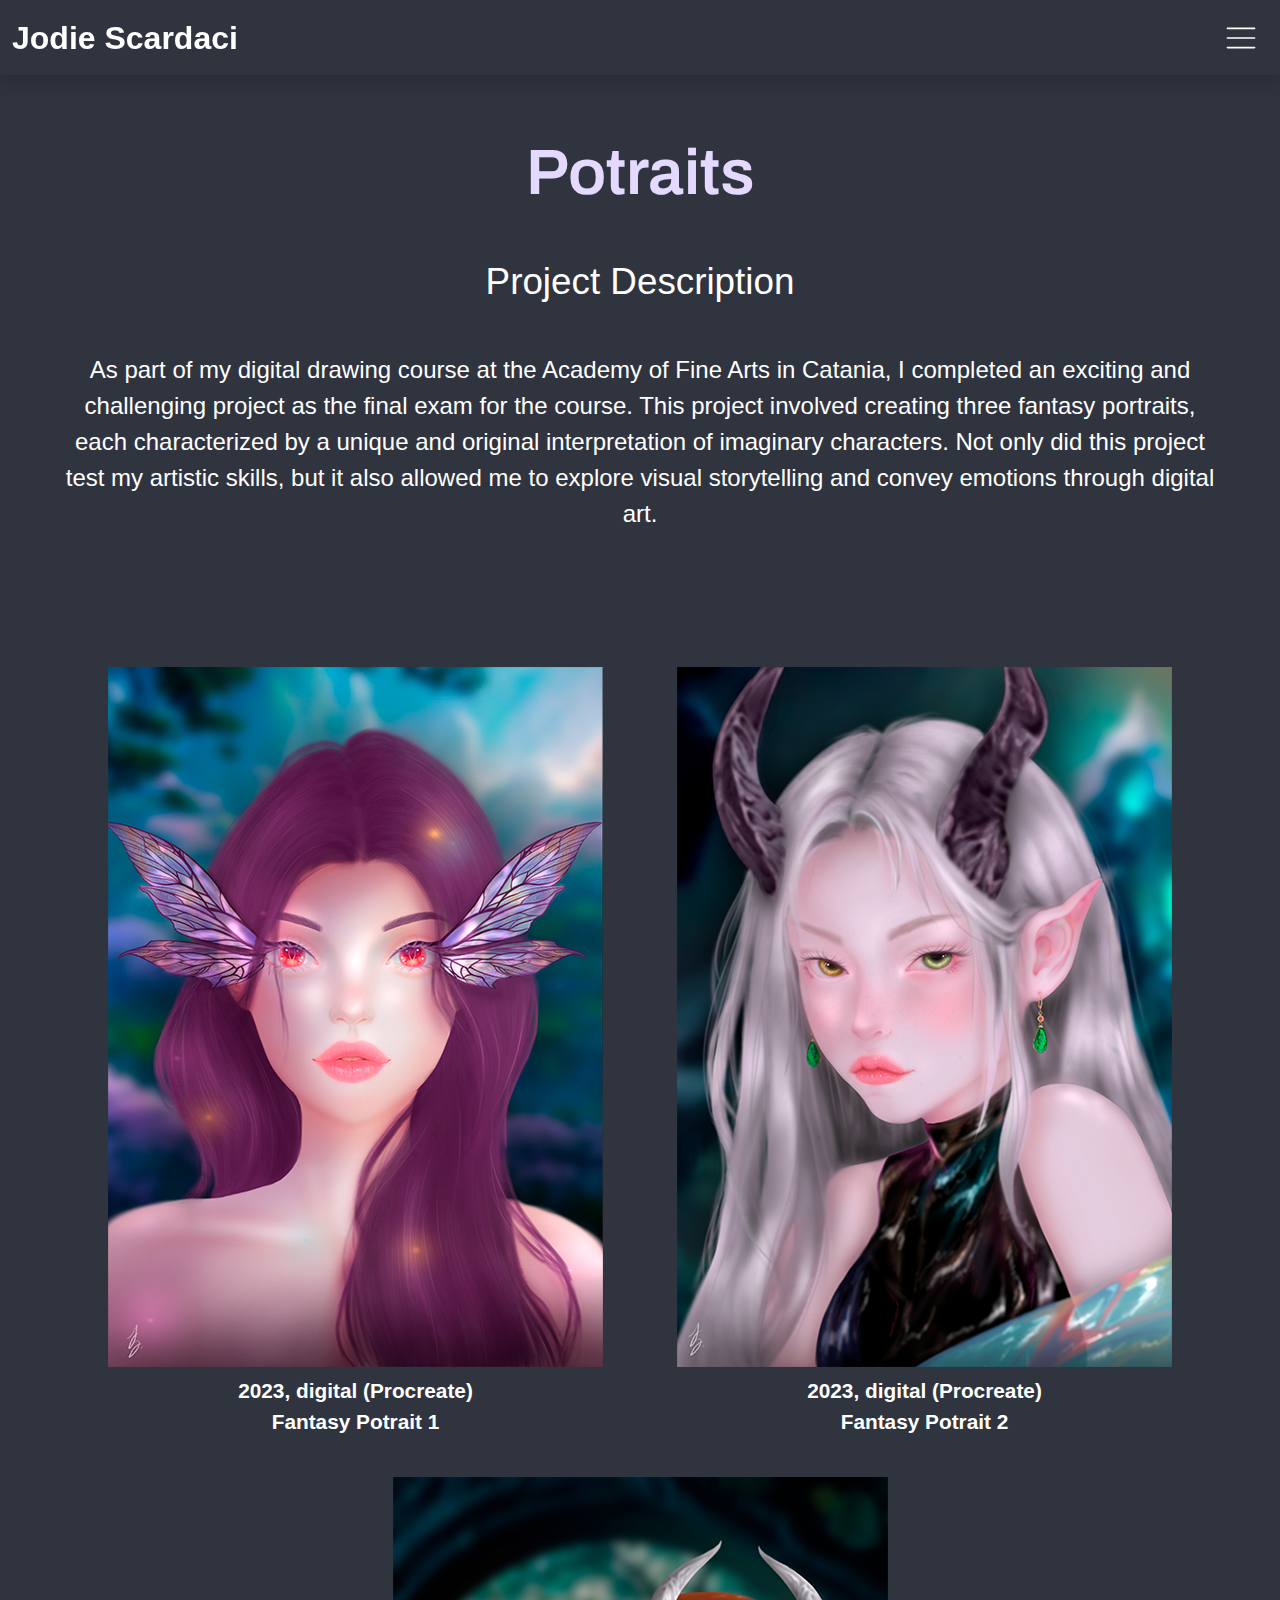
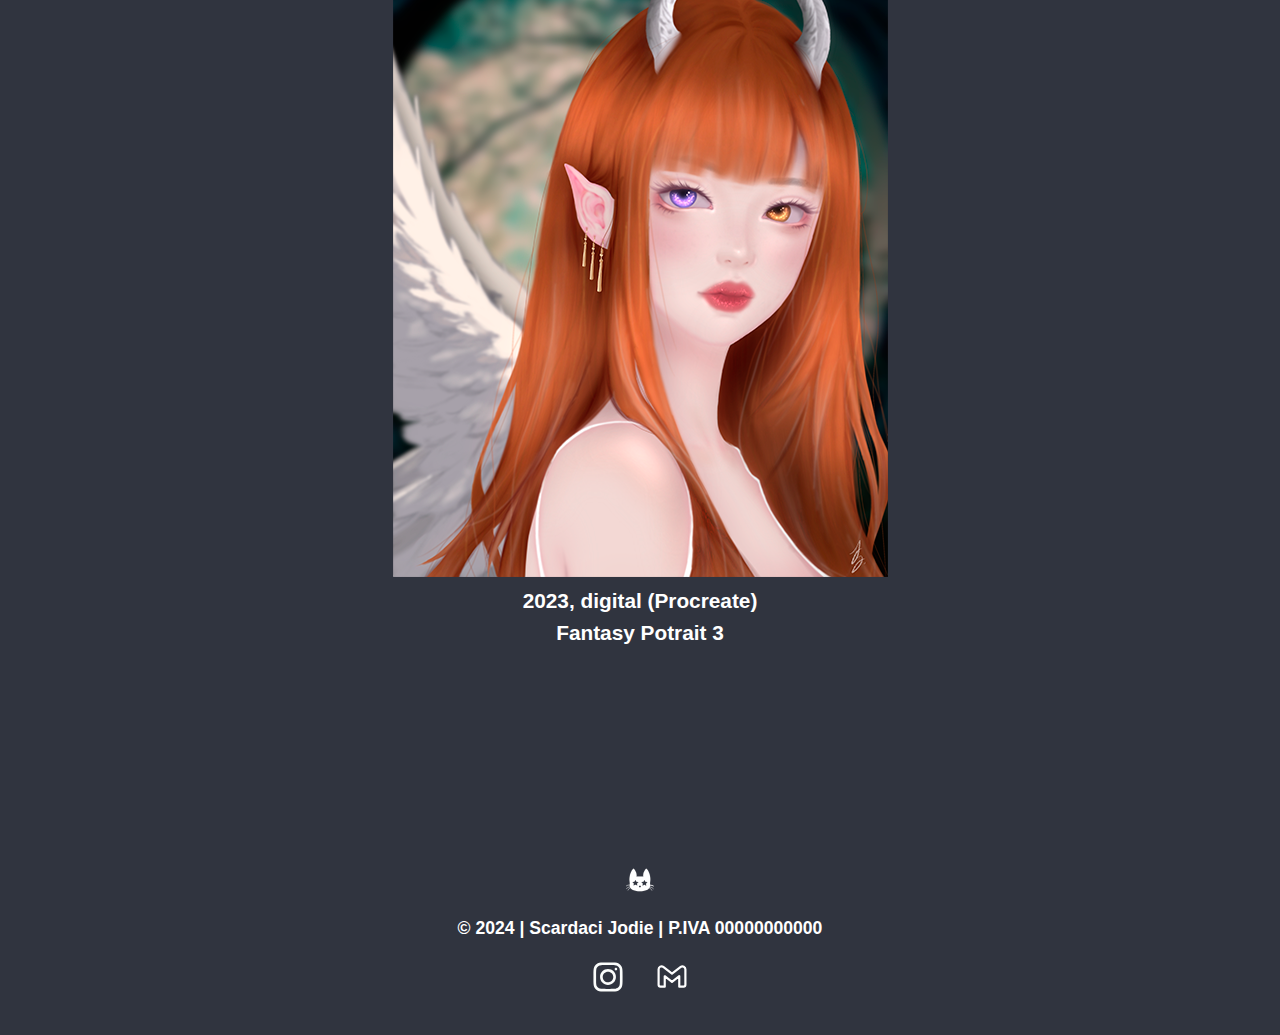
<file: Protraitspage.html>
<!DOCTYPE html>
<html lang="en">

<head>
    <meta charset="UTF-8">
    <meta name="viewport" content="width=device-width, initial-scale=1.0">
    <link rel="stylesheet" type="text/css" href="style.css" />
    <link href="https://cdn.jsdelivr.net/npm/bootstrap@5.3.3/dist/css/bootstrap.min.css" rel="stylesheet"
        integrity="sha384-QWTKZyjpPEjISv5WaRU9OFeRpok6YctnYmDr5pNlyT2bRjXh0JMhjY6hW+ALEwIH" crossorigin="anonymous">
    <script src="https://cdn.jsdelivr.net/npm/bootstrap@5.3.3/dist/js/bootstrap.bundle.min.js"
        integrity="sha384-YvpcrYf0tY3lHB60NNkmXc5s9fDVZLESaAA55NDzOxhy9GkcIdslK1eN7N6jIeHz"
        crossorigin="anonymous"></script>
    <link rel="preconnect" href="https://fonts.googleapis.com">
    <link rel="preconnect" href="https://fonts.gstatic.com" crossorigin>
    <link href="https://fonts.googleapis.com/css2?family=Archivo:ital,wght@0,100..900;1,100..900&display=swap"
        rel="stylesheet">
    <link rel="icon" type="image/vnd.icon" href="Img/Favicon/logo no-js.svg" />
    <title>Portfolio Scardaci Jodie</title>
</head>

<body>
    <header>
        <nav class="navbar fixed-top shadow">
            <div class="container-fluid">
                <a class="navbar-brand color-general" href="#"><img class="no-logo logojs me-1 ms-3"
                        src="Img/logo-icone/Logo_portfolio JS.svg" alt="logo" /><span class="d-lg-inline font-nome d-none">Jodie
                        Scardaci</span></a>
                <button class="navbar-toggler" type="button" data-bs-toggle="offcanvas"
                    data-bs-target="#offcanvasNavbar" aria-controls="offcanvasNavbar" aria-label="Toggle navigation">
                    <span class="navbar-toggler-icon"></span>
                </button>
                <div class="offcanvas offcanvas-end" tabindex="-1" id="offcanvasNavbar"
                    aria-labelledby="offcanvasNavbarLabel">
                    <div class="offcanvas-header">
                        <button type="button" class="btn-close me-2 mt-1" data-bs-dismiss="offcanvas"
                            aria-label="Close"></button>
                    </div>
                    <div class="offcanvas-body mx-3">
                        <ul class="navbar-nav justify-content-end flex-grow-1">
                            <li class="nav-item">
                                <a class="nav-link color-general text-center font-menu" href="index.html">Home</a>
                            </li>
                            <li class="nav-item">
                                <a class="nav-link color-general text-center font-menu" href="Aboutme.html">About me</a>
                            </li>
                            <li class="nav-item">
                                <a class="nav-link color-general text-center font-menu" href="DigitalD.html">Digital Drawings</a>
                            </li>
                            <li class="nav-item">
                                <a class="nav-link color-general text-center font-menu" href="Animation.html">Animation</a>
                            </li>
                            <li class="nav-item">
                                <a class="nav-link color-general text-center font-menu" href="PersonalP.html">Personal Projects</a>
                            </li>
                            <li class="nav-item">
                                <a class="nav-link color-general text-center font-menu" href="Contacts.html">Contacts</a>
                            </li>
                        </ul>
                    </div>
                </div>
            </div>
        </nav>
    </header>
    <main>
        <div class="container-fluid color-general margin-top w-100">
            <h1 class="text-center">Potraits</h1>
            <h2 class="text-center">Project Description</h2>
            <p class="text-center">As part of my digital drawing course at the Academy of Fine Arts in Catania, I completed an exciting and challenging project as the final exam for the course. This project involved creating three fantasy portraits, each characterized by a unique and original interpretation of imaginary characters. Not only did this project test my artistic skills, but it also allowed me to explore visual storytelling and convey emotions through digital art.</p>
        </div>
        <div class="container-fluid d-flex flex-wrap gap-4 justify-content-center margin-top margin-bot w-100">
            <figure class="figure">
                <img src="Img/Immagini/fantasy1.png" class="figure-img img-fluid" alt="Board 1">
                <figcaption class="figure-caption text-center color-general caption">2023, digital (Procreate)</br>Fantasy Potrait 1</figcaption>
            </figure>
            <figure class="figure">
                <img src="Img/Immagini/fantasy2.png" class="figure-img img-fluid" alt="Board 2">
                <figcaption class="figure-caption text-center color-general caption">2023, digital (Procreate)</br>Fantasy Potrait 2</figcaption>
            </figure>
            <figure class="figure">
                <img src="Img/Immagini/fantasy3.png" class="figure-img img-fluid" alt="Board 3">
                <figcaption class="figure-caption text-center color-general caption">2023, digital (Procreate)</br>Fantasy Potrait 3</figcaption>
            </figure>
        </div>
    </main>
    <footer class="bc-general text-center text-white text-cat-obj">
        <div class="container p-4 w-100">
            <div class="mb-2 d-flex justify-content-center">
                <!-- Logo -->
                <a class="btn btn-floating m-1">
                    <img class="card-img-top iconf" src="Img/logo-icone/logo no-js.svg" alt="Logo"></a>
            </div>
            <div class="text-center p-1 w-100">
                <h6>© 2024 | Scardaci Jodie | P.IVA 00000000000</h6>
            </div>
            <section class="mb-2 d-flex justify-content-center">
                <!-- Instagram -->
                <a class="btn btn-floating m-1" href="https://www.instagram.com/hunny_artsy/" role="button">
                    <img class="card-img-top iconf" src="Img/logo-icone/Insta_logo_2023_original.svg"
                        alt="Instagram Logo"></a>

                <!-- Gmail -->
                <a class="btn btn-floating m-1" href="mailto:scardaci.jodie2002@gmail.com" role="button">
                    <img class="card-img-top iconf"
                        src="Img/logo-icone/letter_mail_message_send_email_google_gmail_icon_218853.svg"
                        alt="Gmail Logo"></a>
            </section>
        </div>
    </footer>
</body>

</html>
</file>
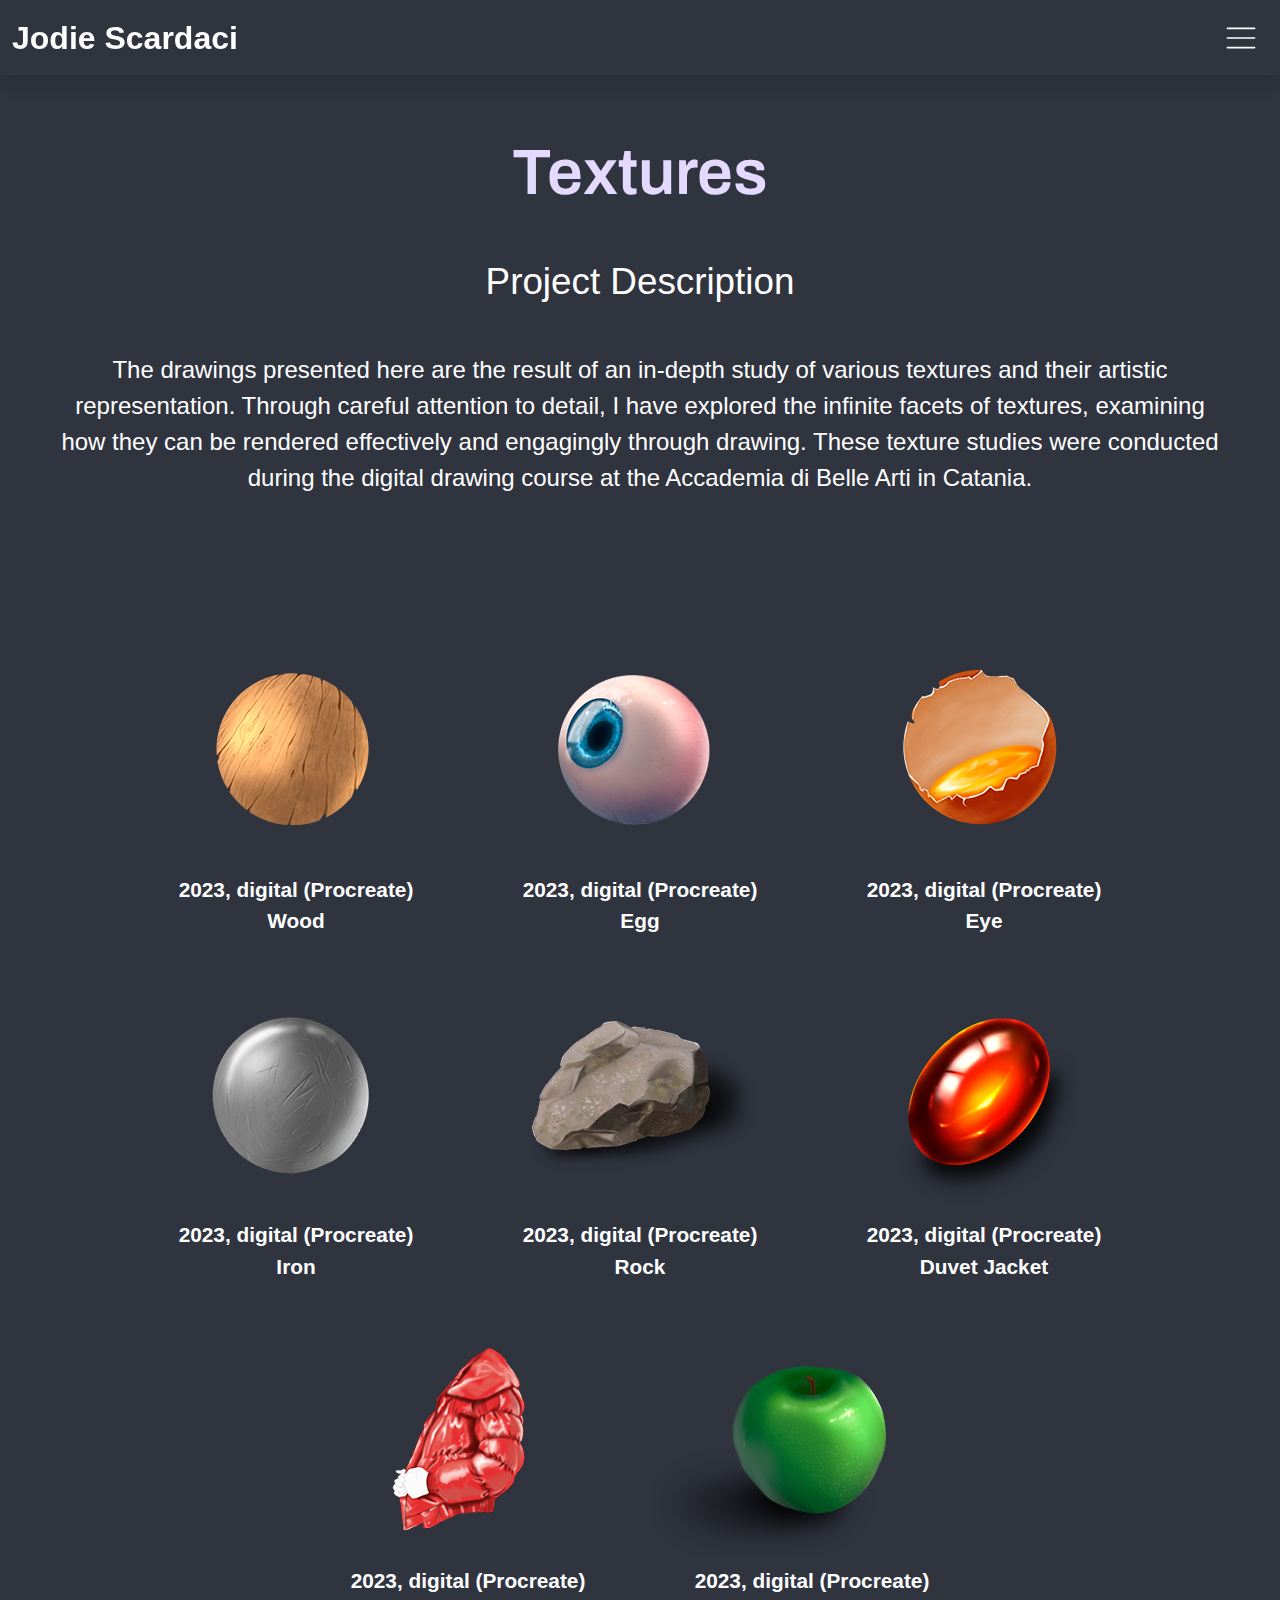
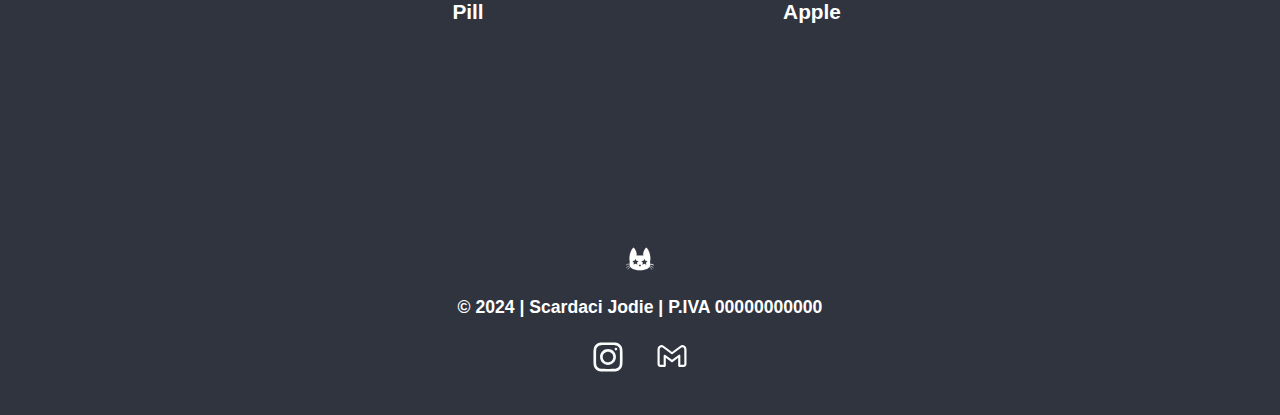
<file: Texturepage.html>
<!DOCTYPE html>
<html lang="en">

<head>
    <meta charset="UTF-8">
    <meta name="viewport" content="width=device-width, initial-scale=1.0">
    <link rel="stylesheet" type="text/css" href="style.css" />
    <link href="https://cdn.jsdelivr.net/npm/bootstrap@5.3.3/dist/css/bootstrap.min.css" rel="stylesheet"
        integrity="sha384-QWTKZyjpPEjISv5WaRU9OFeRpok6YctnYmDr5pNlyT2bRjXh0JMhjY6hW+ALEwIH" crossorigin="anonymous">
    <script src="https://cdn.jsdelivr.net/npm/bootstrap@5.3.3/dist/js/bootstrap.bundle.min.js"
        integrity="sha384-YvpcrYf0tY3lHB60NNkmXc5s9fDVZLESaAA55NDzOxhy9GkcIdslK1eN7N6jIeHz"
        crossorigin="anonymous"></script>
    <link rel="preconnect" href="https://fonts.googleapis.com">
    <link rel="preconnect" href="https://fonts.gstatic.com" crossorigin>
    <link href="https://fonts.googleapis.com/css2?family=Archivo:ital,wght@0,100..900;1,100..900&display=swap"
        rel="stylesheet">
    <link rel="icon" type="image/vnd.icon" href="Img/Favicon/logo no-js.svg" />
    <title>Portfolio Scardaci Jodie</title>
</head>

<body>
    <header>
        <nav class="navbar fixed-top shadow">
            <div class="container-fluid">
                <a class="navbar-brand color-general" href="#"><img class="no-logo logojs me-1 ms-3"
                        src="Img/logo-icone/Logo_portfolio JS.svg" alt="logo" /><span class="d-lg-inline font-nome d-none">Jodie
                        Scardaci</span></a>
                <button class="navbar-toggler" type="button" data-bs-toggle="offcanvas"
                    data-bs-target="#offcanvasNavbar" aria-controls="offcanvasNavbar" aria-label="Toggle navigation">
                    <span class="navbar-toggler-icon"></span>
                </button>
                <div class="offcanvas offcanvas-end" tabindex="-1" id="offcanvasNavbar"
                    aria-labelledby="offcanvasNavbarLabel">
                    <div class="offcanvas-header">
                        <button type="button" class="btn-close me-2 mt-1" data-bs-dismiss="offcanvas"
                            aria-label="Close"></button>
                    </div>
                    <div class="offcanvas-body mx-3">
                        <ul class="navbar-nav justify-content-end flex-grow-1">
                            <li class="nav-item">
                                <a class="nav-link color-general text-center font-menu" href="index.html">Home</a>
                            </li>
                            <li class="nav-item">
                                <a class="nav-link color-general text-center font-menu" href="Aboutme.html">About me</a>
                            </li>
                            <li class="nav-item">
                                <a class="nav-link color-general text-center font-menu" href="DigitalD.html">Digital Drawings</a>
                            </li>
                            <li class="nav-item">
                                <a class="nav-link color-general text-center font-menu" href="Animation.html">Animation</a>
                            </li>
                            <li class="nav-item">
                                <a class="nav-link color-general text-center font-menu" href="PersonalP.html">Personal Projects</a>
                            </li>
                            <li class="nav-item">
                                <a class="nav-link color-general text-center font-menu" href="Contacts.html">Contacts</a>
                            </li>
                        </ul>
                    </div>
                </div>
            </div>
        </nav>
    </header>
    <main>
        <div class="container-fluid color-general margin-top w-100">
            <h1 class="text-center">Textures</h1>
            <h2 class="text-center">Project Description</h2>
            <p class="text-center">The drawings presented here are the result of an in-depth study of various textures and their artistic representation. Through careful attention to detail, I have explored the infinite facets of textures, examining how they can be rendered effectively and engagingly through drawing. These texture studies were conducted during the digital drawing course at the Accademia di Belle Arti in Catania.</p>
        </div>
        <div class="container-fluid d-flex flex-wrap gap-4 justify-content-center margin-top margin-bot w-100">
            <figure class="figure">
                <img src="Img/Immagini/txt1.png" class="figure-img img-fluid" alt="Board 1">
                <figcaption class="figure-caption text-center color-general caption">2023, digital (Procreate)</br>Wood</figcaption>
            </figure>
            <figure class="figure">
                <img src="Img/Immagini/txt2.png" class="figure-img img-fluid" alt="Board 2">
                <figcaption class="figure-caption text-center color-general caption">2023, digital (Procreate)</br>Egg</figcaption>
            </figure>
            <figure class="figure">
                <img src="Img/Immagini/txt3.png" class="figure-img img-fluid" alt="Board 3">
                <figcaption class="figure-caption text-center color-general caption">2023, digital (Procreate)</br>Eye</figcaption>
            </figure>
            <figure class="figure">
                <img src="Img/Immagini/txt4.png" class="figure-img img-fluid" alt="Board 4">
                <figcaption class="figure-caption text-center color-general caption">2023, digital (Procreate)</br>Iron</figcaption>
            </figure>
            <figure class="figure">
                <img src="Img/Immagini/txt5.png" class="figure-img img-fluid" alt="Board 5">
                <figcaption class="figure-caption text-center color-general caption">2023, digital (Procreate)</br>Rock</figcaption>
            </figure>
            <figure class="figure">
                <img src="Img/Immagini/txt6.png" class="figure-img img-fluid" alt="Board 6">
                <figcaption class="figure-caption text-center color-general caption">2023, digital (Procreate)</br>Duvet Jacket</figcaption>
            </figure>
            <figure class="figure">
                <img src="Img/Immagini/txt7.png" class="figure-img img-fluid" alt="Board 7">
                <figcaption class="figure-caption text-center color-general caption">2023, digital (Procreate)</br>Pill</figcaption>
            </figure>
            <figure class="figure">
                <img src="Img/Immagini/txt8.png" class="figure-img img-fluid" alt="Board 8">
                <figcaption class="figure-caption text-center color-general caption">2023, digital (Procreate)</br>Apple</figcaption>
            </figure>
        </div>
    </main>
    <footer class="bc-general text-center text-white text-cat-obj">
        <div class="container p-4 w-100">
            <div class="mb-2 d-flex justify-content-center">
                <!-- Logo -->
                <a class="btn btn-floating m-1">
                    <img class="card-img-top iconf" src="Img/logo-icone/logo no-js.svg" alt="Logo"></a>
            </div>
            <div class="text-center p-1 w-100">
                <h6>© 2024 | Scardaci Jodie | P.IVA 00000000000</h6>
            </div>
            <section class="mb-2 d-flex justify-content-center">
                <!-- Instagram -->
                <a class="btn btn-floating m-1" href="https://www.instagram.com/hunny_artsy/" role="button">
                    <img class="card-img-top iconf" src="Img/logo-icone/Insta_logo_2023_original.svg"
                        alt="Instagram Logo"></a>

                <!-- Gmail -->
                <a class="btn btn-floating m-1" href="mailto:scardaci.jodie2002@gmail.com" role="button">
                    <img class="card-img-top iconf"
                        src="Img/logo-icone/letter_mail_message_send_email_google_gmail_icon_218853.svg"
                        alt="Gmail Logo"></a>
            </section>
        </div>
    </footer>
</body>

</html>
</file>
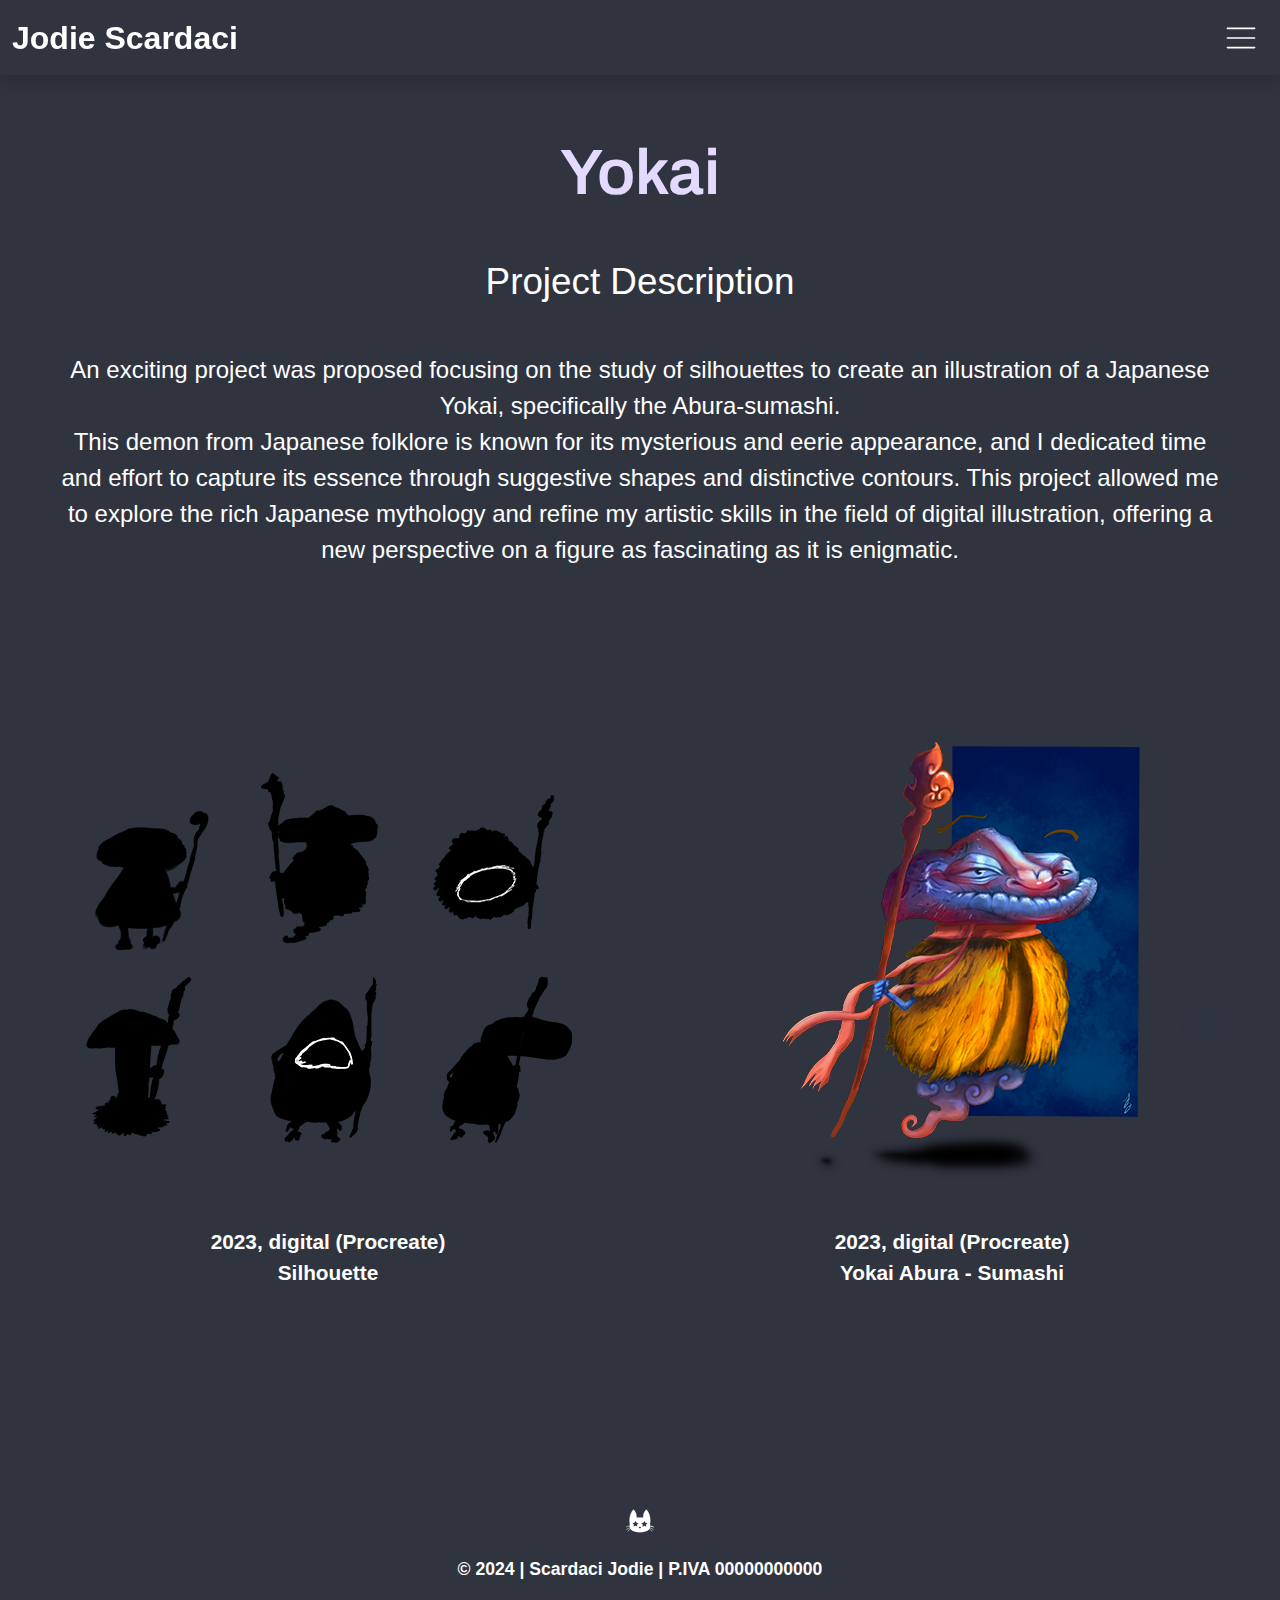
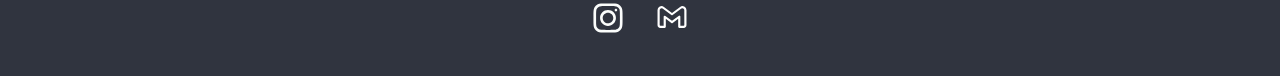
<file: Yokaypage.html>
<!DOCTYPE html>
<html lang="en">

<head>
    <meta charset="UTF-8">
    <meta name="viewport" content="width=device-width, initial-scale=1.0">
    <link rel="stylesheet" type="text/css" href="style.css" />
    <link href="https://cdn.jsdelivr.net/npm/bootstrap@5.3.3/dist/css/bootstrap.min.css" rel="stylesheet"
        integrity="sha384-QWTKZyjpPEjISv5WaRU9OFeRpok6YctnYmDr5pNlyT2bRjXh0JMhjY6hW+ALEwIH" crossorigin="anonymous">
    <script src="https://cdn.jsdelivr.net/npm/bootstrap@5.3.3/dist/js/bootstrap.bundle.min.js"
        integrity="sha384-YvpcrYf0tY3lHB60NNkmXc5s9fDVZLESaAA55NDzOxhy9GkcIdslK1eN7N6jIeHz"
        crossorigin="anonymous"></script>
    <link rel="preconnect" href="https://fonts.googleapis.com">
    <link rel="preconnect" href="https://fonts.gstatic.com" crossorigin>
    <link href="https://fonts.googleapis.com/css2?family=Archivo:ital,wght@0,100..900;1,100..900&display=swap"
        rel="stylesheet">
    <link rel="icon" type="image/vnd.icon" href="Img/Favicon/logo no-js.svg" />
    <title>Portfolio Scardaci Jodie</title>
</head>

<body>
    <header>
        <nav class="navbar fixed-top shadow">
            <div class="container-fluid">
                <a class="navbar-brand color-general" href="#"><img class="no-logo logojs me-1 ms-3"
                        src="Img/logo-icone/Logo_portfolio JS.svg" alt="logo" /><span class="d-lg-inline font-nome d-none">Jodie
                        Scardaci</span></a>
                <button class="navbar-toggler" type="button" data-bs-toggle="offcanvas"
                    data-bs-target="#offcanvasNavbar" aria-controls="offcanvasNavbar" aria-label="Toggle navigation">
                    <span class="navbar-toggler-icon"></span>
                </button>
                <div class="offcanvas offcanvas-end" tabindex="-1" id="offcanvasNavbar"
                    aria-labelledby="offcanvasNavbarLabel">
                    <div class="offcanvas-header">
                        <button type="button" class="btn-close me-2 mt-1" data-bs-dismiss="offcanvas"
                            aria-label="Close"></button>
                    </div>
                    <div class="offcanvas-body mx-3">
                        <ul class="navbar-nav justify-content-end flex-grow-1">
                            <li class="nav-item">
                                <a class="nav-link color-general text-center font-menu" href="index.html">Home</a>
                            </li>
                            <li class="nav-item">
                                <a class="nav-link color-general text-center font-menu" href="Aboutme.html">About me</a>
                            </li>
                            <li class="nav-item">
                                <a class="nav-link color-general text-center font-menu" href="DigitalD.html">Digital Drawings</a>
                            </li>
                            <li class="nav-item">
                                <a class="nav-link color-general text-center font-menu" href="Animation.html">Animation</a>
                            </li>
                            <li class="nav-item">
                                <a class="nav-link color-general text-center font-menu" href="PersonalP.html">Personal Projects</a>
                            </li>
                            <li class="nav-item">
                                <a class="nav-link color-general text-center font-menu" href="Contacts.html">Contacts</a>
                            </li>
                        </ul>
                    </div>
                </div>
            </div>
        </nav>
    </header>
    <main>
        <div class="container-fluid color-general margin-top w-100">
            <h1 class="text-center">Yokai</h1>
            <h2 class="text-center">Project Description</h2>
            <p class="text-center">An exciting project was proposed focusing on the study of silhouettes to create an illustration of a Japanese Yokai, specifically the Abura-sumashi.</br>This demon from Japanese folklore is known for its mysterious and eerie appearance, and I dedicated time and effort to capture its essence through suggestive shapes and distinctive contours. This project allowed me to explore the rich Japanese mythology and refine my artistic skills in the field of digital illustration, offering a new perspective on a figure as fascinating as it is enigmatic.</p>
        </div>
        <div class="container-fluid d-flex flex-wrap gap-4 justify-content-center margin-top margin-bot w-100">
            <figure class="figure">
                <img src="Img/Immagini/YOKAI1.png" class="figure-img img-fluid" alt="Board 1">
                <figcaption class="figure-caption text-center color-general caption">2023, digital (Procreate)</br>Silhouette</figcaption>
            </figure>
            <figure class="figure">
                <img src="Img/Immagini/YOKAI2.png" class="figure-img img-fluid" alt="Board 2">
                <figcaption class="figure-caption text-center color-general caption">2023, digital (Procreate)</br>Yokai Abura - Sumashi</figcaption>
            </figure>
        </div>
    </main>
    <footer class="bc-general text-center text-white text-cat-obj">
        <div class="container p-4 w-100">
            <div class="mb-2 d-flex justify-content-center">
                <!-- Logo -->
                <a class="btn btn-floating m-1">
                    <img class="card-img-top iconf" src="Img/logo-icone/logo no-js.svg" alt="Logo"></a>
            </div>
            <div class="text-center p-1 w-100">
                <h6>© 2024 | Scardaci Jodie | P.IVA 00000000000</h6>
            </div>
            <section class="mb-2 d-flex justify-content-center">
                <!-- Instagram -->
                <a class="btn btn-floating m-1" href="https://www.instagram.com/hunny_artsy/" role="button">
                    <img class="card-img-top iconf" src="Img/logo-icone/Insta_logo_2023_original.svg"
                        alt="Instagram Logo"></a>

                <!-- Gmail -->
                <a class="btn btn-floating m-1" href="mailto:scardaci.jodie2002@gmail.com" role="button">
                    <img class="card-img-top iconf"
                        src="Img/logo-icone/letter_mail_message_send_email_google_gmail_icon_218853.svg"
                        alt="Gmail Logo"></a>
            </section>
        </div>
    </footer>
</body>

</html>
</file>
<file: style.css>
/* Principali */

.color-general {
    color: #ffffff !important;
}

.bc-general {
    background-color: #30343F !important;
}

.margin-top {
    margin-top: 15vh !important;
}

.margin-bot {
    margin-bottom: 13vw !important;
}


.bc-card {
    background-color: #ffffff !important;
}

a {
    color: #ffffff !important;
    
}

h1 {
    color: #E4D9FF !important;
    font-family: "Archivo", sans-serif !important;
    font-size: 4rem !important;
    font-weight: 600 !important;
    font-style: normal !important;
}

h2 {
    color: #ffffff !important;
    font-family: "Helvetica", sans-serif !important;
    font-size: 2.3rem !important;
    font-weight: 400 !important;
    font-style: normal !important;
    margin-top: 3rem !important;
    margin-bottom: 3rem !important;
}

h3 {
    color: #30343F !important;
    font-family: "Helvetica", sans-serif !important;
    font-size: 1.9rem !important;
    font-weight: 600 !important;
    font-style: normal !important;
}

h5 {
    font-family: "Helvetica", sans-serif !important;
    font-size: 1.6rem !important;
    font-weight: 400 !important;
    font-style: normal !important;
}

h6 {
    font-family: "Helvetica", sans-serif !important;
    font-size: 1.1rem !important;
    font-weight: 600 !important;
    font-style: normal !important;
}

p {
    color: #ffffff !important;
    font-family: "Helvetica", sans-serif !important;
    font-size: 1.5rem !important;
    font-weight: 400 !important;
    font-style: normal !important;
    padding-left: 3rem !important;
    padding-right: 3rem !important;

}

.contatti {
    font-family: "Helvetica", sans-serif !important;
    font-size: 1.5rem !important;
    font-weight: 550 !important;
    font-style: normal !important;
}

.margin-contacts {
    margin-top: 2rem !important;
    margin-bottom: 2rem !important;
}

.caption {
    font-family: "Helvetica", sans-serif !important;
    font-size: 1.3rem !important;
    font-weight: 600 !important;
    font-style: normal !important;
}

.re-center {
    text-align: start !important;
}

/* Header */

.navbar-toggler-icon {
    background-image: url([data-uri]) !important;
    stroke: none !important;
}

nav {
    background-color: #30343F;
}

.logojs {
    width: 50px;
}

.navbar-toggler {
    border-color: transparent !important;
    border-style: none !important;
    box-shadow: none !important;
}

.navbar {
    flex-wrap: nowrap !important;
    min-height: 75px !important;
}

.offcanvas {
    background-color: #30343F !important;
}

.btn-close {
    background-image: url([data-uri]) !important;
    scale: 150% !important;
    opacity: 100% !important;
    box-shadow: none !important;
}

.font-nome {
    font-family: "Helvetica", sans-serif !important;
    font-size: 2rem !important;
    font-weight: 700 !important;
    font-style: normal !important;
}

.font-menu {
    font-family: "Helvetica", sans-serif !important;
    font-size: 1.5rem !important;
    font-weight: 500 !important;
    font-style: normal !important;
    margin-bottom: 1rem !important;
}

/* Body */
body {
    background-color: #30343F !important;
}

/* Main */
main {
    margin-top: 90px;
}

.card {
    width: 18rem;
}


/* Footer */

.iconf {
    max-width: 30px !important;
}


/* Media */


@media screen and (max-width:992px) {
    .navbar-brand {
        width: 992px;
    }
}

@media screen and (min-width:992px) {
    .other {
        display: none;
    }
}

@media screen and (min-width:992px) {
    .no-logo {
        display: none;
    }
}

@media screen and (max-width:1200px) {
    .no-mms {
        display: none !important;
    }
}
@media screen and (max-width:1200px) {
    .re-center {
        text-align: center !important;
    }
}

@media screen and (max-width:425px) {
    .contatti {
        font-size: 1rem !important;
    }
}

@media screen and (max-width:355px) {
    h1 {
        font-size: 3rem !important;
    }
}

@media screen and (max-width:355px) {
    h2 {
        font-size: 2.5rem !important;
    }
}
</file>
